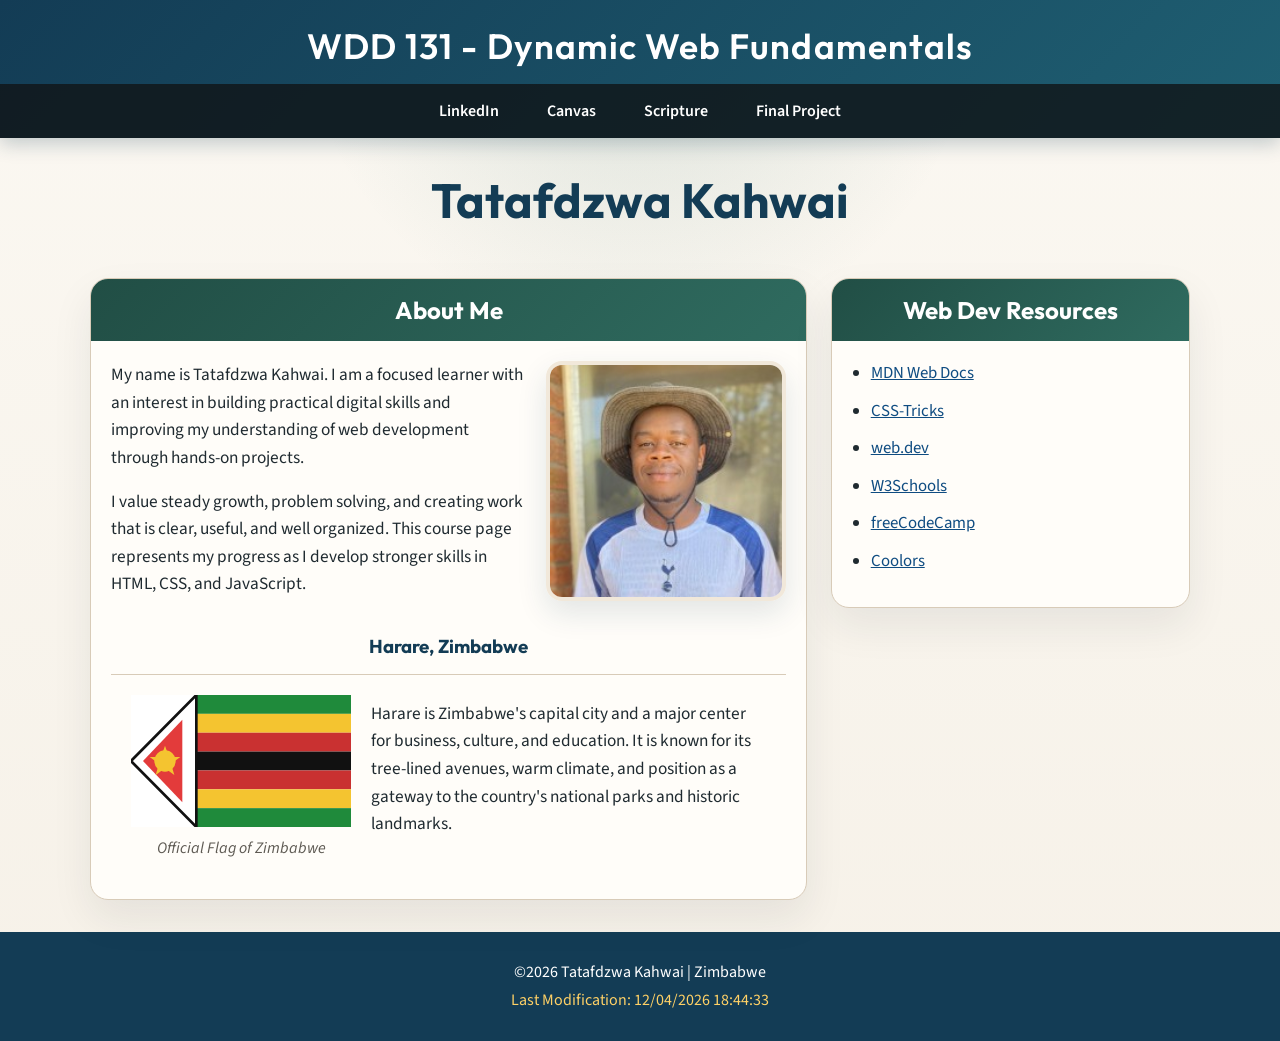
<file: index.html>
<!doctype html>
<html lang="en-US">
<head>
  <meta charset="UTF-8">
  <meta name="viewport" content="width=device-width, initial-scale=1.0">
  <title>WDD 131 &ndash; Dynamic Web Fundamentals &ndash; Tatafdzwa Kahwai</title>
  <meta
    name="description"
    content="WDD 131 - Dynamic Web Fundamentals page for Tatafdzwa Kahwai with personal details, Zimbabwe highlights, and web development resources."
  >
  <meta name="author" content="Tatafdzwa Kahwai">
  <link rel="preconnect" href="https://fonts.googleapis.com">
  <link rel="preconnect" href="https://fonts.gstatic.com" crossorigin>
  <link
    href="https://fonts.googleapis.com/css2?family=Outfit:wght@400;600;700&family=Source+Sans+3:wght@400;600&display=swap"
    rel="stylesheet"
  >
  <link rel="stylesheet" href="styles/base.css">
  <script src="scripts/getdates.js" defer></script>
</head>
<body>
  <header>
    <span id="course-title">WDD 131 - Dynamic Web Fundamentals</span>
    <nav>
      <a href="https://www.linkedin.com/" target="_blank" rel="noreferrer">LinkedIn</a>
      <a href="https://byupw.instructure.com/" target="_blank" rel="noreferrer">Canvas</a>
      <a
        href="https://www.churchofjesuschrist.org/study/scriptures/bofm/ether/12?lang=eng&id=p27#p27"
        target="_blank"
        rel="noreferrer"
      >
        Scripture
      </a>
      <a href="final-project/" aria-label="Final project placeholder link">Final Project</a>
    </nav>
  </header>

  <main>
    <h1>Tatafdzwa Kahwai</h1>

    <section class="card">
      <h2>About Me</h2>
      <div class="about-content">
        <div class="intro">
          <p>
            My name is Tatafdzwa Kahwai. I am a focused learner with an interest in building
            practical digital skills and improving my understanding of web development through
            hands-on projects.
          </p>
          <p>
            I value steady growth, problem solving, and creating work that is clear, useful, and
            well organized. This course page represents my progress as I develop stronger skills
            in HTML, CSS, and JavaScript.
          </p>
        </div>
        <img
          src="images/tatafdzwa-kahwai-portrait.jpg"
          alt="Portrait of Tatafdzwa Kahwai"
          width="240"
          height="240"
        >
      </div>

      <div class="location">
        <h3>Harare, Zimbabwe</h3>
        <div class="location-content">
          <figure>
            <img
              src="images/zimbabwe-flag.svg"
              alt="Flag of Zimbabwe"
              width="220"
              height="132"
            >
            <figcaption>Official Flag of Zimbabwe</figcaption>
          </figure>
          <p>
            Harare is Zimbabwe&apos;s capital city and a major center for business, culture, and
            education. It is known for its tree-lined avenues, warm climate, and position as a
            gateway to the country&apos;s national parks and historic landmarks.
          </p>
        </div>
      </div>
    </section>

    <section class="card resources-card">
      <h2>Web Dev Resources</h2>
      <ul class="resource-list">
        <li><a href="https://developer.mozilla.org/" target="_blank" rel="noreferrer">MDN Web Docs</a></li>
        <li><a href="https://css-tricks.com/" target="_blank" rel="noreferrer">CSS-Tricks</a></li>
        <li><a href="https://web.dev/" target="_blank" rel="noreferrer">web.dev</a></li>
        <li><a href="https://www.w3schools.com/" target="_blank" rel="noreferrer">W3Schools</a></li>
        <li><a href="https://www.freecodecamp.org/" target="_blank" rel="noreferrer">freeCodeCamp</a></li>
        <li><a href="https://coolors.co/" target="_blank" rel="noreferrer">Coolors</a></li>
      </ul>
    </section>
  </main>

  <footer>
    <p>&copy;<span id="currentyear"></span> Tatafdzwa Kahwai | Zimbabwe</p>
    <p id="lastModified"></p>
  </footer>
</body>
</html>
</file>
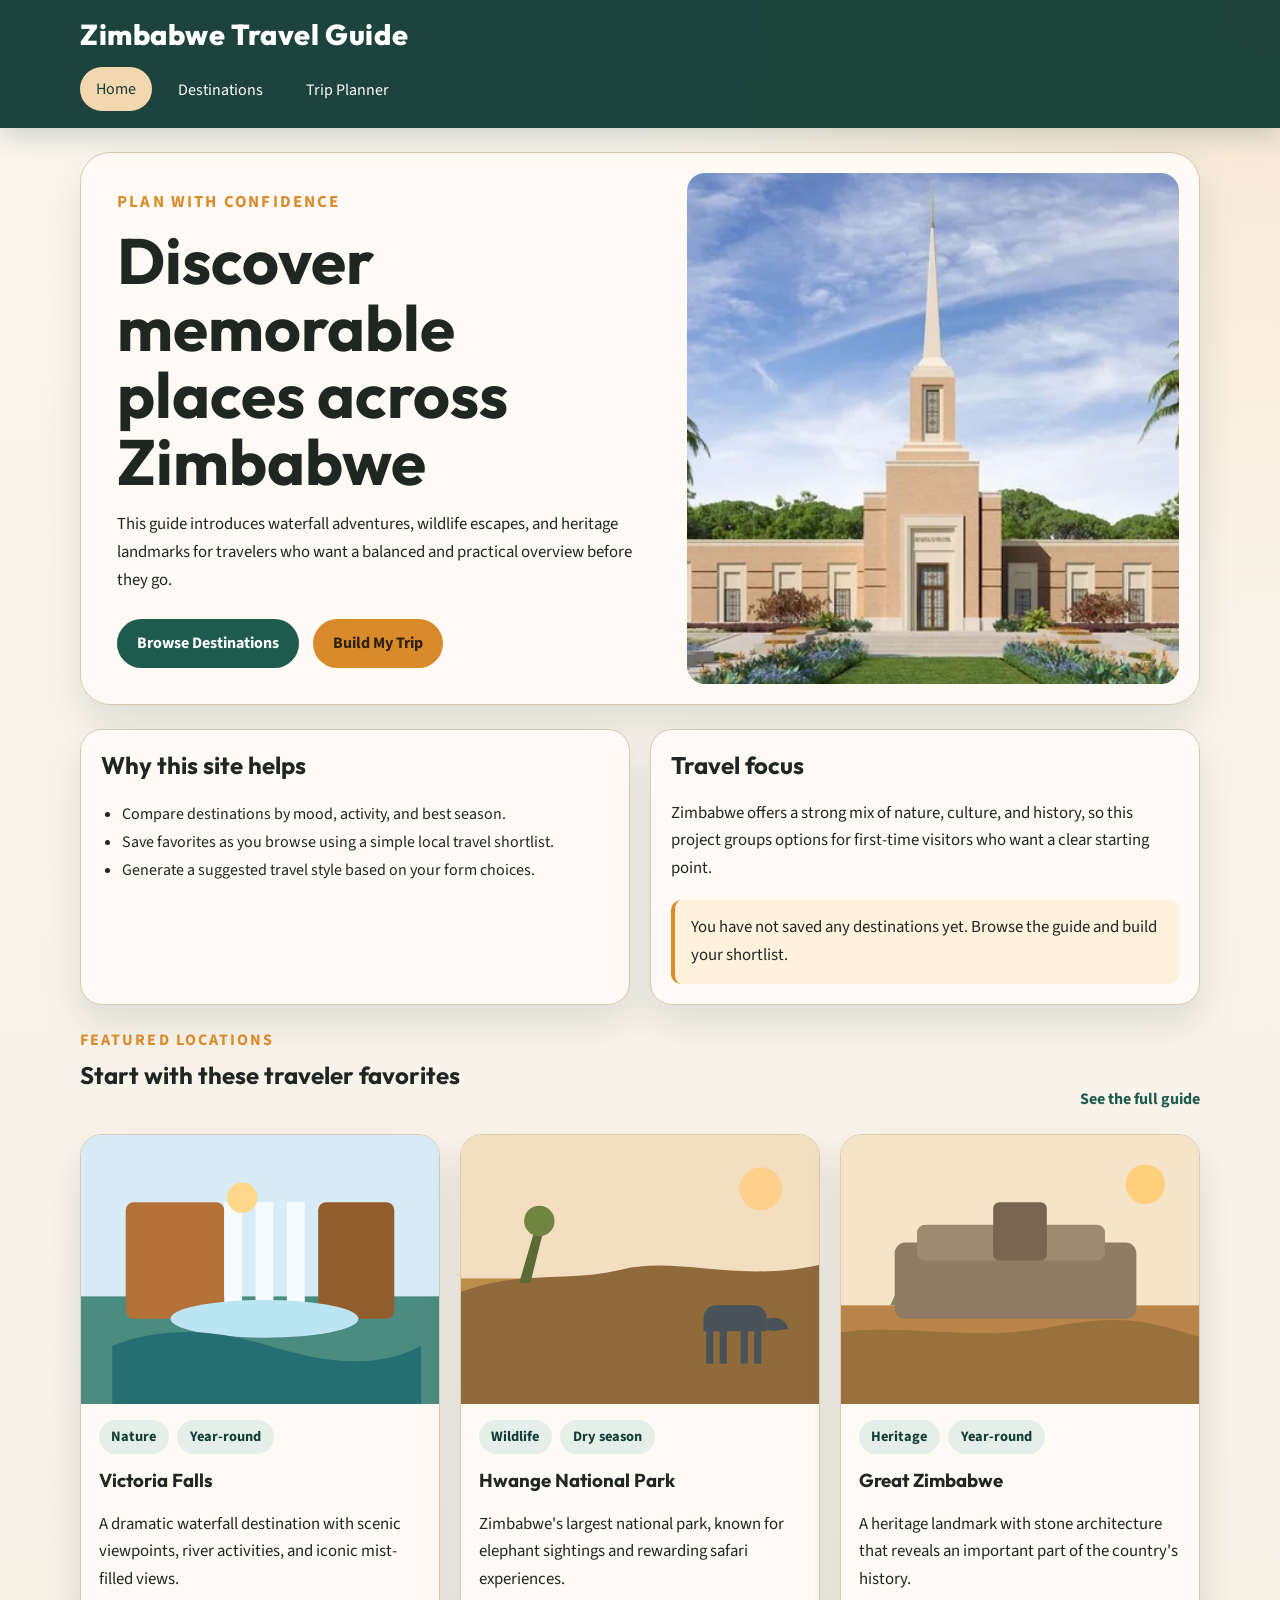
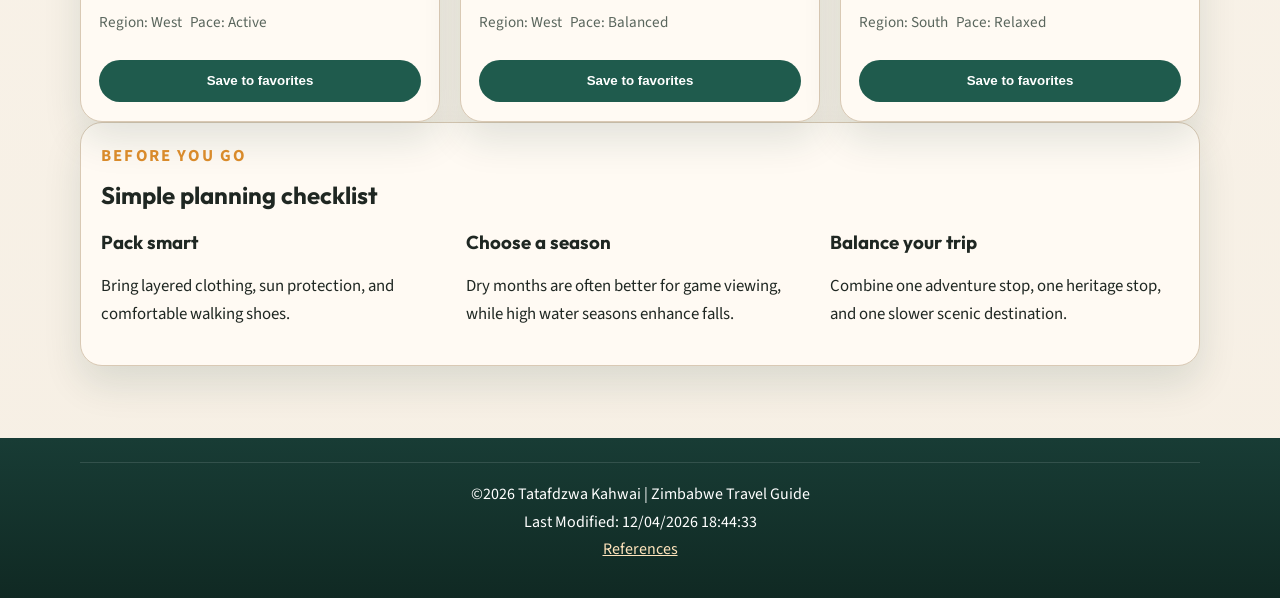
<file: final-project/index.html>
<!doctype html>
<html lang="en-US">
<head>
  <meta charset="UTF-8">
  <meta name="viewport" content="width=device-width, initial-scale=1.0">
  <title>Zimbabwe Travel Guide | Home</title>
  <meta
    name="description"
    content="Explore a responsive Zimbabwe Travel Guide with destination highlights, trip planning tips, and interactive travel tools."
  >
  <meta name="author" content="Tatafdzwa Kahwai">
  <link rel="preconnect" href="https://fonts.googleapis.com">
  <link rel="preconnect" href="https://fonts.gstatic.com" crossorigin>
  <link
    href="https://fonts.googleapis.com/css2?family=Outfit:wght@400;500;700;800&family=Source+Sans+3:wght@400;600;700&display=swap"
    rel="stylesheet"
  >
  <link rel="stylesheet" href="styles/site.css">
  <script src="scripts/site.js" defer></script>
</head>
<body data-page="home">
  <a class="skip-link" href="#main-content">Skip to content</a>
  <header class="site-header">
    <div class="brand-bar">
      <a class="brand" href="index.html">Zimbabwe Travel Guide</a>
      <button class="menu-button" type="button" aria-expanded="false" aria-controls="site-nav">
        Menu
      </button>
    </div>
    <nav id="site-nav" class="site-nav" aria-label="Primary">
      <a aria-current="page" href="index.html">Home</a>
      <a href="destinations.html">Destinations</a>
      <a href="planner.html">Trip Planner</a>
    </nav>
  </header>

  <main id="main-content">
    <section class="hero">
      <div class="hero-copy">
        <p class="eyebrow">Plan with confidence</p>
        <h1>Discover memorable places across Zimbabwe</h1>
        <p>
          This guide introduces waterfall adventures, wildlife escapes, and heritage landmarks for
          travelers who want a balanced and practical overview before they go.
        </p>
        <div class="hero-actions">
          <a class="button" href="destinations.html">Browse Destinations</a>
          <a class="button button-secondary" href="planner.html">Build My Trip</a>
        </div>
      </div>
      <picture class="hero-media">
        <source media="(min-width: 800px)" srcset="../images/zimbabwe-hero-large.webp">
        <img
          src="../images/zimbabwe-hero-small.webp"
          alt="Scenic landscape representing travel in Zimbabwe"
          width="960"
          height="640"
        >
      </picture>
    </section>

    <section class="intro-grid">
      <article class="panel stat-panel">
        <h2>Why this site helps</h2>
        <ul class="feature-list">
          <li>Compare destinations by mood, activity, and best season.</li>
          <li>Save favorites as you browse using a simple local travel shortlist.</li>
          <li>Generate a suggested travel style based on your form choices.</li>
        </ul>
      </article>
      <article class="panel tip-panel">
        <h2>Travel focus</h2>
        <p>
          Zimbabwe offers a strong mix of nature, culture, and history, so this project groups
          options for first-time visitors who want a clear starting point.
        </p>
        <p id="favorites-summary" class="callout" aria-live="polite"></p>
      </article>
    </section>

    <section class="section-heading">
      <div>
        <p class="eyebrow">Featured locations</p>
        <h2>Start with these traveler favorites</h2>
      </div>
      <a class="text-link" href="destinations.html">See the full guide</a>
    </section>
    <section id="featured-grid" class="card-grid" aria-label="Featured destinations"></section>

    <section class="panel checklist">
      <div>
        <p class="eyebrow">Before you go</p>
        <h2>Simple planning checklist</h2>
      </div>
      <div class="checklist-grid">
        <article>
          <h3>Pack smart</h3>
          <p>Bring layered clothing, sun protection, and comfortable walking shoes.</p>
        </article>
        <article>
          <h3>Choose a season</h3>
          <p>Dry months are often better for game viewing, while high water seasons enhance falls.</p>
        </article>
        <article>
          <h3>Balance your trip</h3>
          <p>Combine one adventure stop, one heritage stop, and one slower scenic destination.</p>
        </article>
      </div>
    </section>
  </main>

  <footer class="site-footer">
    <p>&copy;<span id="currentyear"></span> Tatafdzwa Kahwai | Zimbabwe Travel Guide</p>
    <p id="lastModified"></p>
    <p><a href="references.html">References</a></p>
  </footer>
</body>
</html>
</file>
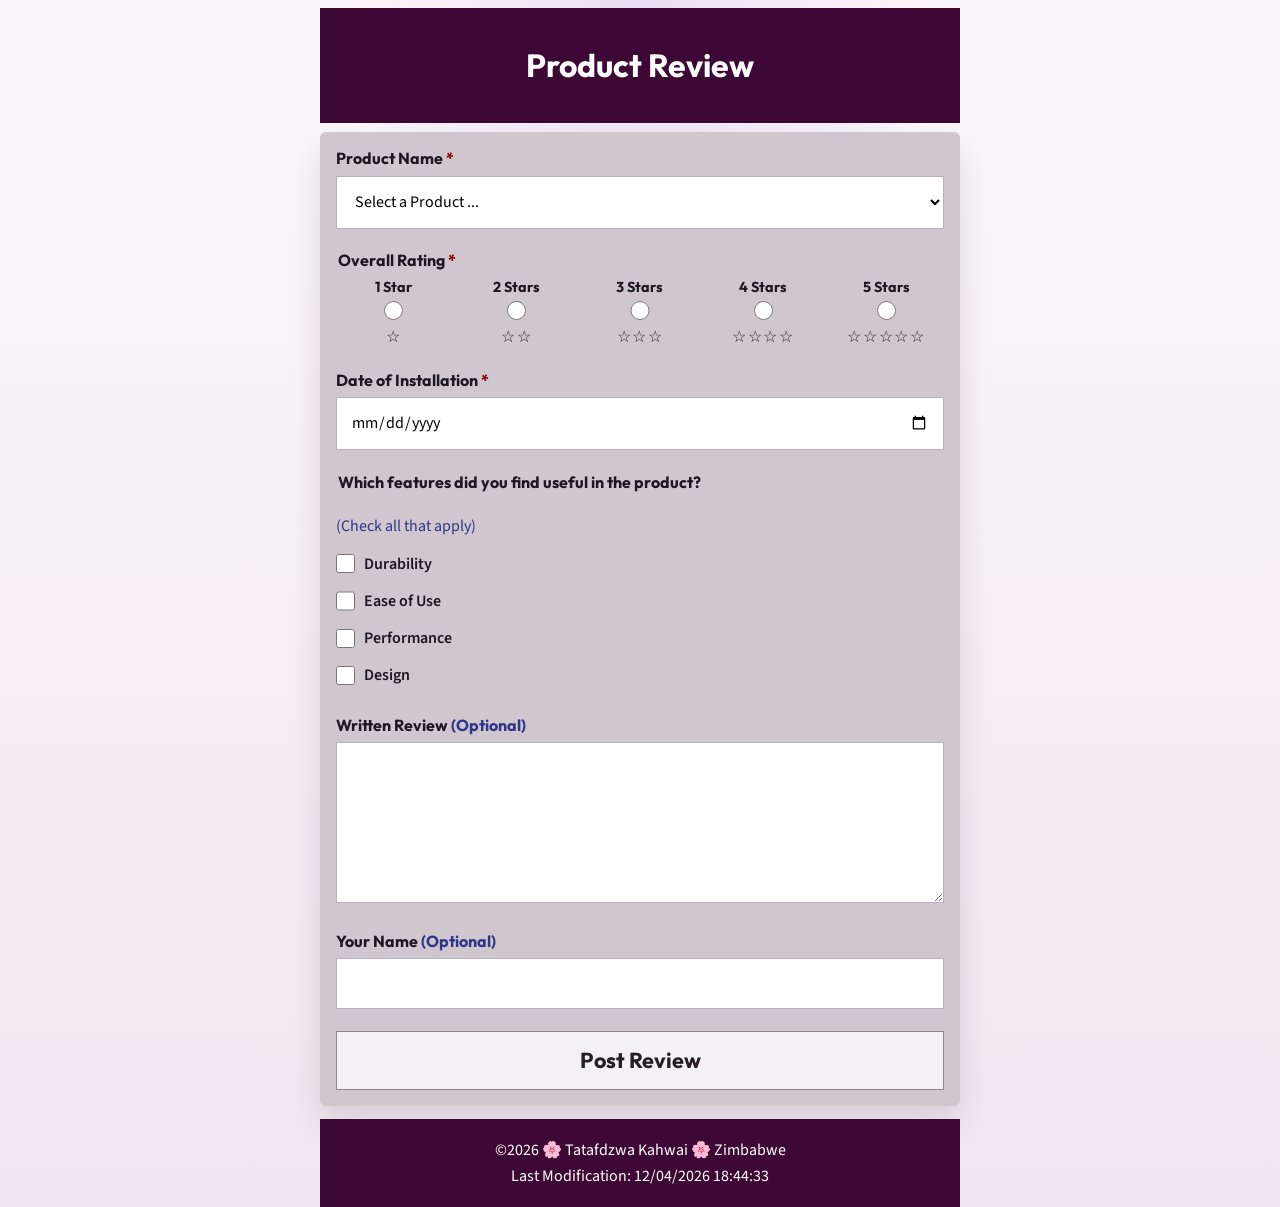
<file: form.html>
<!doctype html>
<html lang="en-US">
<head>
  <meta charset="UTF-8">
  <meta name="viewport" content="width=device-width, initial-scale=1.0">
  <title>Product Review | WDD 131</title>
  <meta
    name="description"
    content="Submit a product review using a responsive form with dynamic product options."
  >
  <meta name="author" content="Tatafdzwa Kahwai">
  <link rel="preconnect" href="https://fonts.googleapis.com">
  <link rel="preconnect" href="https://fonts.gstatic.com" crossorigin>
  <link
    href="https://fonts.googleapis.com/css2?family=Outfit:wght@500;700;800&family=Source+Sans+3:wght@400;600;700&display=swap"
    rel="stylesheet"
  >
  <link rel="stylesheet" href="styles/form.css">
  <script src="scripts/form.js" defer></script>
  <script src="scripts/getdates.js" defer></script>
</head>
<body class="review-page">
  <header class="review-header">
    <h1>Product Review</h1>
  </header>

  <main class="review-shell">
    <form class="review-form" method="get" action="review.html">
      <div class="field-group">
        <label for="productName">Product Name <span class="required">*</span></label>
        <select id="productName" name="productName" required>
          <option value="" disabled selected>Select a Product ...</option>
        </select>
      </div>

 <fieldset class="field-group rating-group">
  <legend>Overall Rating <span class="required">*</span></legend>
  <div class="rating-options">
    <div class="rating-choice">
      <label for="rating1">1 Star</label>
      <input id="rating1" type="radio" name="overallRating" value="1" required>
      <span class="stars" aria-hidden="true">&star;</span>
    </div>
    <div class="rating-choice">
      <label for="rating2">2 Stars</label>
      <input id="rating2" type="radio" name="overallRating" value="2" required>
      <span class="stars" aria-hidden="true">&star;&star;</span>
    </div>
    <div class="rating-choice">
      <label for="rating3">3 Stars</label>
      <input id="rating3" type="radio" name="overallRating" value="3" required>
      <span class="stars" aria-hidden="true">&star;&star;&star;</span>
    </div>
    <div class="rating-choice">
      <label for="rating4">4 Stars</label>
      <input id="rating4" type="radio" name="overallRating" value="4" required>
      <span class="stars" aria-hidden="true">&star;&star;&star;&star;</span>
    </div>
    <div class="rating-choice">
      <label for="rating5">5 Stars</label>
      <input id="rating5" type="radio" name="overallRating" value="5" required>
      <span class="stars" aria-hidden="true">&star;&star;&star;&star;&star;</span>
    </div>
  </div>
</fieldset>
      <div class="field-group">
        <label for="installDate">Date of Installation <span class="required">*</span></label>
        <input id="installDate" name="installDate" type="date" required>
      </div>

      <fieldset class="field-group">
        <legend>Which features did you find useful in the product?</legend>
        <p class="helper">(Check all that apply)</p>
        <div class="checkbox-list">
          <label for="durability">
            <input id="durability" name="usefulFeatures" type="checkbox" value="Durability">
            Durability
          </label>
          <label for="easeOfUse">
            <input id="easeOfUse" name="usefulFeatures" type="checkbox" value="Ease of Use">
            Ease of Use
          </label>
          <label for="performance">
            <input id="performance" name="usefulFeatures" type="checkbox" value="Performance">
            Performance
          </label>
          <label for="design">
            <input id="design" name="usefulFeatures" type="checkbox" value="Design">
            Design
          </label>
        </div>
      </fieldset>

      <div class="field-group">
        <label for="writtenReview">Written Review <span>(Optional)</span></label>
        <textarea id="writtenReview" name="writtenReview" rows="6"></textarea>
      </div>

      <div class="field-group">
        <label for="userName">Your Name <span>(Optional)</span></label>
        <input id="userName" name="userName" type="text">
      </div>

      <input class="submit-button" type="submit" value="Post Review">
    </form>
  </main>

  <footer class="review-footer">
    <p>&copy;<span id="currentyear"></span> 🌸 Tatafdzwa Kahwai 🌸 Zimbabwe</p>
    <p id="lastModified"></p>
  </footer>
</body>
</html>
</file>
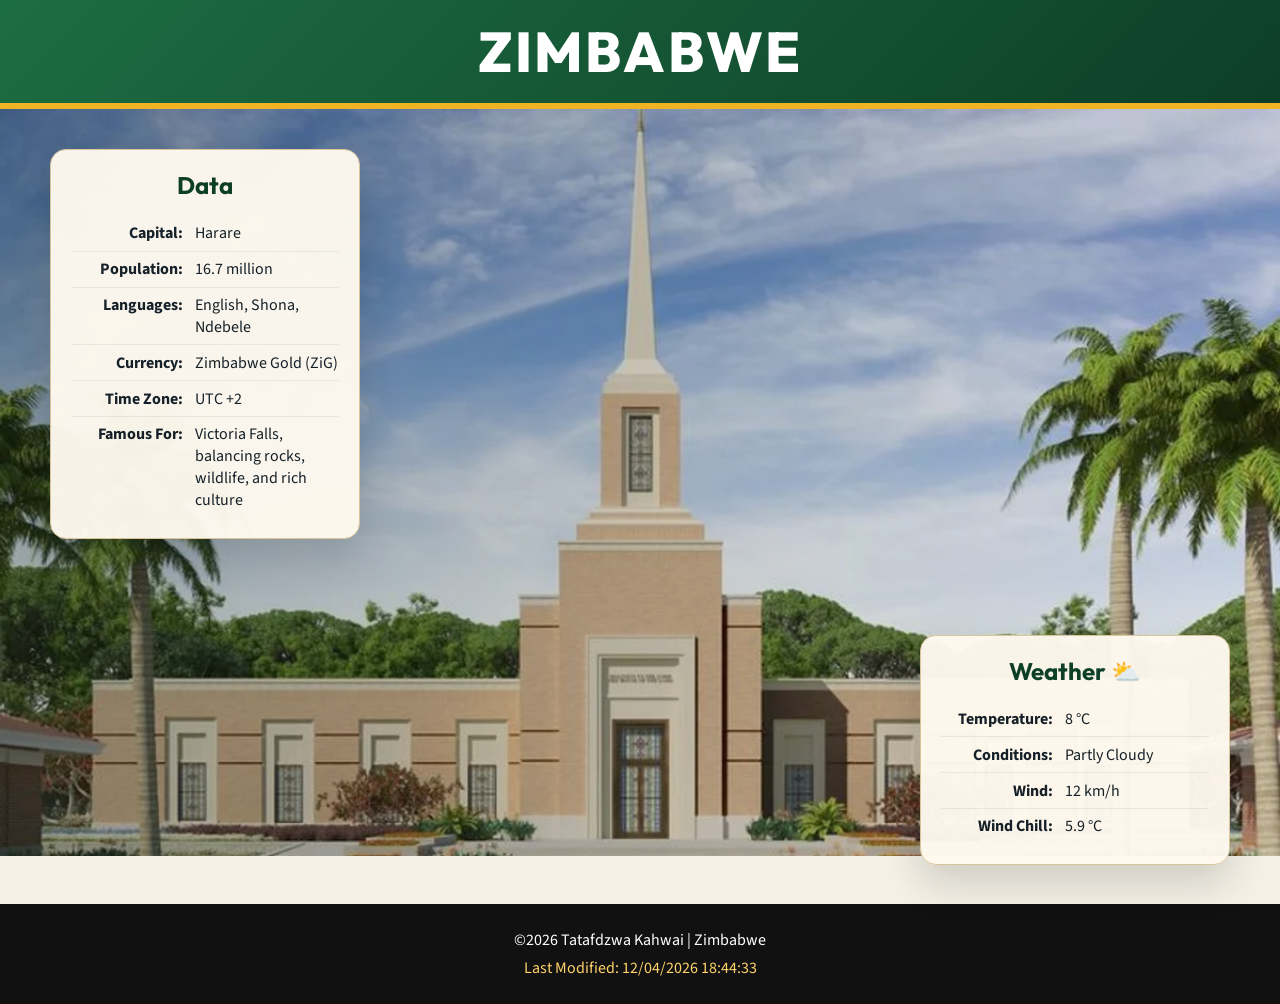
<file: place.html>
<!doctype html>
<html lang="en-US">
<head>
  <meta charset="UTF-8">
  <meta name="viewport" content="width=device-width, initial-scale=1.0">
  <title>Discover Zimbabwe | WDD 131</title>
  <meta
    name="description"
    content="A responsive country page featuring Zimbabwe with a hero image, key facts, and a weather summary."
  >
  <meta name="author" content="Tatafdzwa Kahwai">
  <link rel="preconnect" href="https://fonts.googleapis.com">
  <link rel="preconnect" href="https://fonts.gstatic.com" crossorigin>
  <link
    href="https://fonts.googleapis.com/css2?family=Outfit:wght@500;600;700;800&family=Source+Sans+3:wght@400;600;700&display=swap"
    rel="stylesheet"
  >
  <link rel="stylesheet" href="styles/place.css">
  <link rel="stylesheet" href="styles/place-large.css">
  <script src="scripts/place.js" defer></script>
</head>
<body>
  <header class="page-header">
    <h1>Zimbabwe</h1>
  </header>

  <main>
    <section class="hero" aria-label="Scenic view of Zimbabwe">
      <picture>
        <source
          srcset="images/zimbabwe-hero-small.webp 600w, images/zimbabwe-hero-large.webp 1200w"
          sizes="100vw"
          type="image/webp"
        >
        <img
          src="images/harare_temple.jpeg"
          srcset="images/harare_temple.jpeg 800w"
          sizes="100vw"
          alt="A bright daytime view representing Harare, Zimbabwe"
          width="800"
          height="633"
        >
      </picture>
    </section>

    <div class="content-grid">
      <section class="info-card data-card">
        <h2>Data</h2>
        <dl>
          <div>
            <dt>Capital:</dt>
            <dd>Harare</dd>
          </div>
          <div>
            <dt>Population:</dt>
            <dd>16.7 million</dd>
          </div>
          <div>
            <dt>Languages:</dt>
            <dd>English, Shona, Ndebele</dd>
          </div>
          <div>
            <dt>Currency:</dt>
            <dd>Zimbabwe Gold (ZiG)</dd>
          </div>
          <div>
            <dt>Time Zone:</dt>
            <dd>UTC +2</dd>
          </div>
          <div>
            <dt>Famous For:</dt>
            <dd>Victoria Falls, balancing rocks, wildlife, and rich culture</dd>
          </div>
        </dl>
      </section>

      <section class="info-card weather-card">
        <h2>Weather</h2>
        <img
          class="weather-icon"
          src="images/weather-partly-cloudy.svg"
          alt="Partly cloudy weather icon"
          width="72"
          height="72"
        >
        <dl>
          <div>
            <dt>Temperature:</dt>
            <dd><span id="temperature">8</span> &deg;C</dd>
          </div>
          <div>
            <dt>Conditions:</dt>
            <dd>Partly Cloudy</dd>
          </div>
          <div>
            <dt>Wind:</dt>
            <dd><span id="wind-speed">12</span> km/h</dd>
          </div>
          <div>
            <dt>Wind Chill:</dt>
            <dd><span id="wind-chill">Loading...</span></dd>
          </div>
        </dl>
      </section>
    </div>
  </main>

  <footer>
    <p>&copy;<span id="currentyear"></span> Tatafdzwa Kahwai | Zimbabwe</p>
    <p id="lastModified"></p>
  </footer>
</body>
</html>
</file>
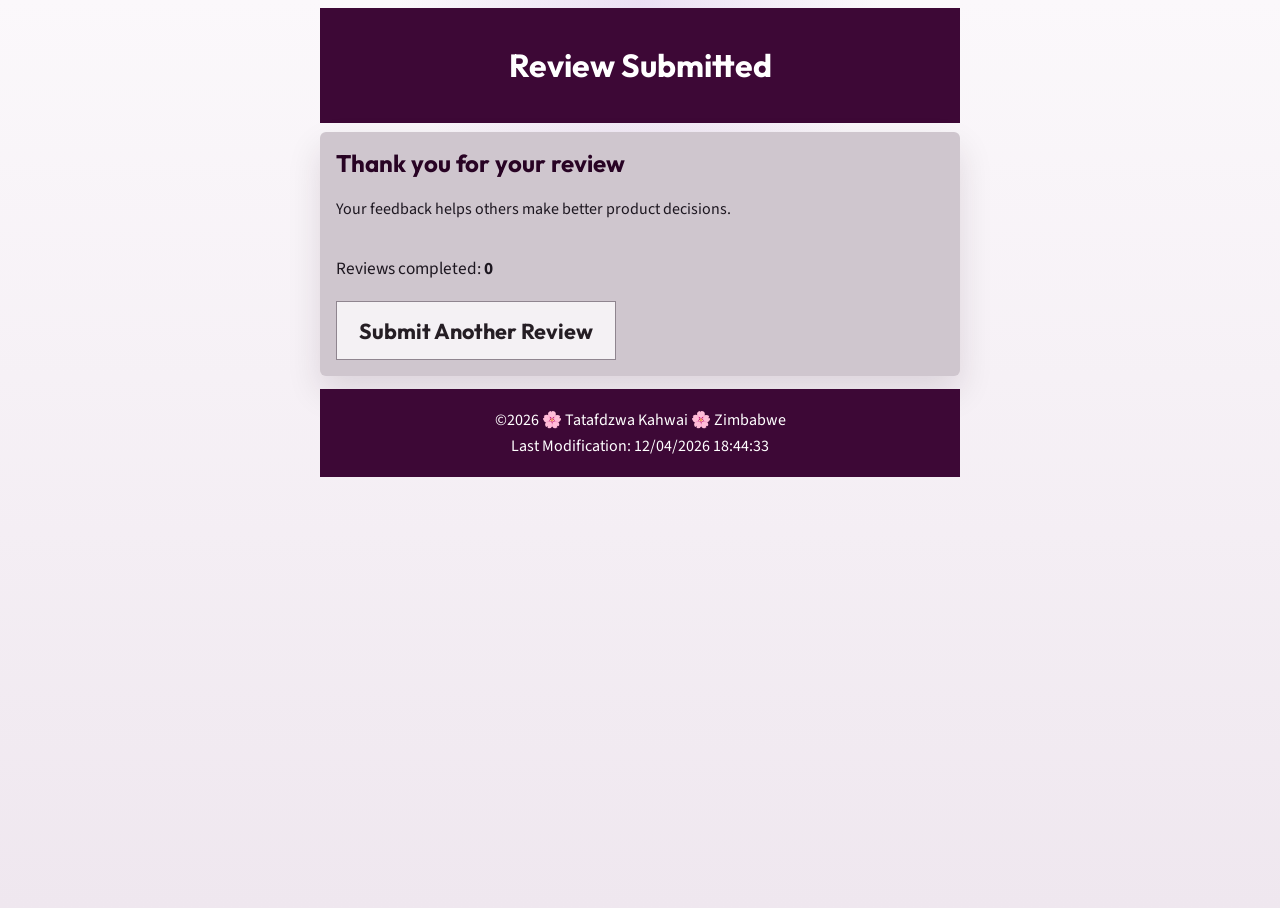
<file: review.html>
<!doctype html>
<html lang="en-US">
<head>
  <meta charset="UTF-8">
  <meta name="viewport" content="width=device-width, initial-scale=1.0">
  <title>Review Submitted | WDD 131</title>
  <meta
    name="description"
    content="Confirmation page for the product review form showing the submission count."
  >
  <meta name="author" content="Tatafdzwa Kahwai">
  <link rel="preconnect" href="https://fonts.googleapis.com">
  <link rel="preconnect" href="https://fonts.gstatic.com" crossorigin>
  <link
    href="https://fonts.googleapis.com/css2?family=Outfit:wght@500;700;800&family=Source+Sans+3:wght@400;600;700&display=swap"
    rel="stylesheet"
  >
  <link rel="stylesheet" href="styles/form.css">
  <script src="scripts/review.js" defer></script>
  <script src="scripts/getdates.js" defer></script>
</head>
<body class="review-page">
  <header class="review-header">
    <h1>Review Submitted</h1>
  </header>

  <main class="review-shell">
    <section class="review-form confirmation-card">
      <h2>Thank you for your review</h2>
      <p id="confirmation-message">
        Your feedback helps others make better product decisions.
      </p>
      <dl class="confirmation-list" id="submission-details"></dl>
      <p class="review-count">Reviews completed: <strong id="reviewCount">0</strong></p>
      <a class="submit-button return-link" href="form.html">Submit Another Review</a>
    </section>
  </main>

  <footer class="review-footer">
    <p>&copy;<span id="currentyear"></span> 🌸 Tatafdzwa Kahwai 🌸 Zimbabwe</p>
    <p id="lastModified"></p>
  </footer>
</body>
</html>
</file>
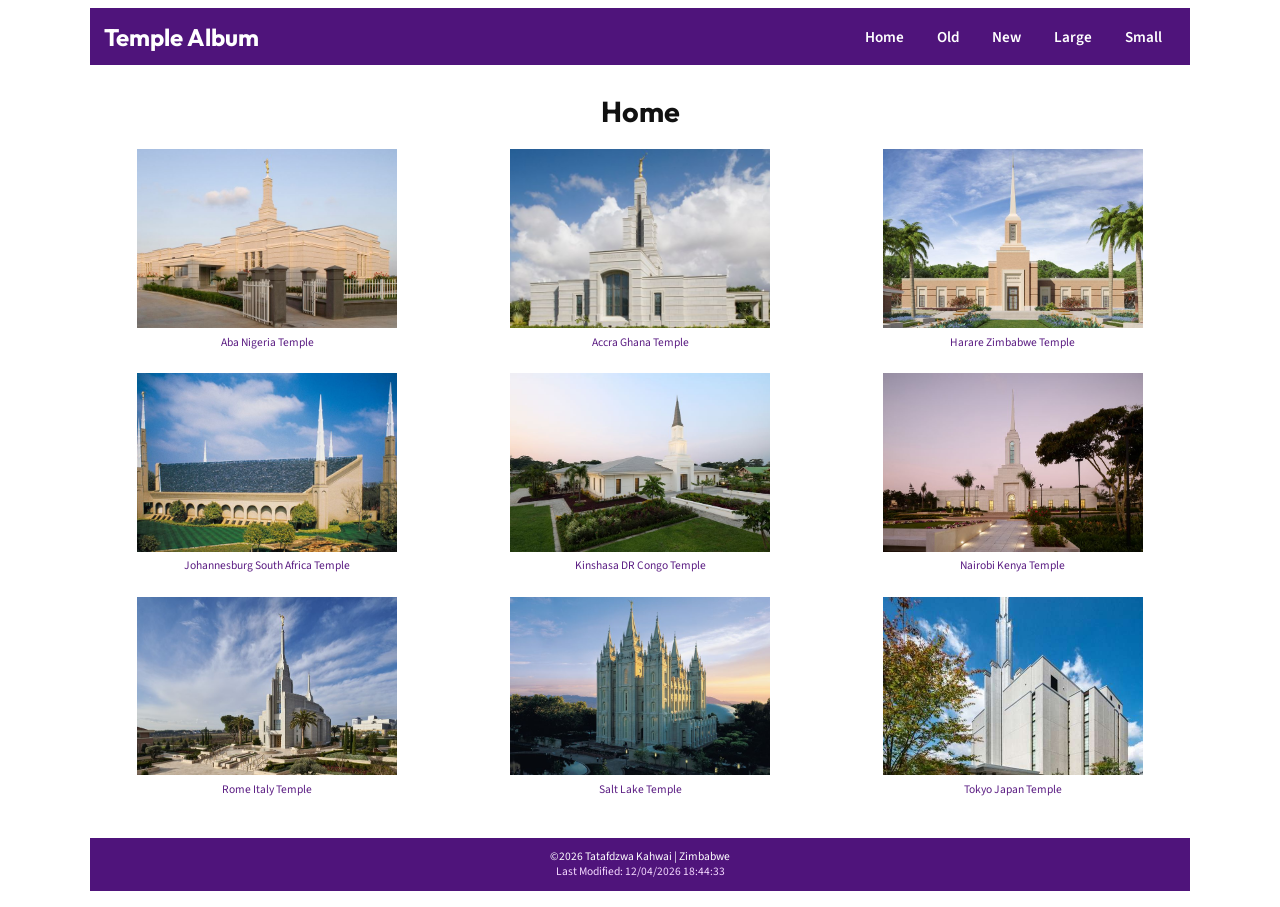
<file: temples.html>
<!doctype html>
<html lang="en-US">
<head>
  <meta charset="UTF-8">
  <meta name="viewport" content="width=device-width, initial-scale=1.0">
  <title>Temple Album | WDD 131</title>
  <meta name="description" content="A responsive temple album using CSS Grid, Flexbox, and a mobile hamburger navigation menu.">
  <meta name="author" content="Tatafdzwa Kahwai">

  <link rel="preconnect" href="https://fonts.googleapis.com">
  <link rel="preconnect" href="https://fonts.gstatic.com" crossorigin>
  <link
    href="https://fonts.googleapis.com/css2?family=Outfit:wght@400;600;700&family=Source+Sans+3:wght@400;600&display=swap"
    rel="stylesheet"
  >

  <link rel="stylesheet" href="styles/base.css">
  <link rel="stylesheet" href="styles/temples.css">
  <link rel="stylesheet" href="styles/temples-large.css">

  <script src="scripts/temples.js" defer></script>
</head>
<body class="temple-page">
  <header class="page-header">
    <div class="header-top">
      <span class="site-title">Temple Album</span>
      <button
        id="nav-toggle"
        class="nav-toggle"
        type="button"
        aria-expanded="false"
        aria-controls="primary-nav"
        aria-label="Open navigation menu"
      >
        <span class="icon" aria-hidden="true">&#9776;</span>
      </button>
    </div>

    <nav id="primary-nav" class="primary-nav" aria-label="Primary">
      <a href="#" class="nav-link">Home</a>
      <a href="#" class="nav-link">Old</a>
      <a href="#" class="nav-link">New</a>
      <a href="#" class="nav-link">Large</a>
      <a href="#" class="nav-link">Small</a>
    </nav>
  </header>

  <main>
    <h1>Home</h1>

    <section class="gallery">
      <figure>
        <img src="images/aba_nigeria_temple_lds.jpeg" alt="Aba Nigeria Temple" width="320" height="220">
        <figcaption>Aba Nigeria Temple</figcaption>
      </figure>
      <figure>
        <img src="images/accra_ghana_temple_lds.jpeg" alt="Accra Ghana Temple" width="320" height="220">
        <figcaption>Accra Ghana Temple</figcaption>
      </figure>
      <figure>
        <img src="images/harare_temple.jpeg" alt="Harare Zimbabwe Temple" width="320" height="220">
        <figcaption>Harare Zimbabwe Temple</figcaption>
      </figure>
      <figure>
        <img src="images/johannesburg_temple.jpeg" alt="Johannesburg South Africa Temple" width="320" height="220">
        <figcaption>Johannesburg South Africa Temple</figcaption>
      </figure>
      <figure>
        <img src="images/kinshasa_temple.jpeg" alt="Kinshasa Democratic Republic of the Congo Temple" width="320" height="220">
        <figcaption>Kinshasa DR Congo Temple</figcaption>
      </figure>
      <figure>
        <img src="images/nairobi_temple.jpeg" alt="Nairobi Kenya Temple" width="320" height="220">
        <figcaption>Nairobi Kenya Temple</figcaption>
      </figure>
      <figure>
        <img src="images/rome_italy_temple.jpeg" alt="Rome Italy Temple" width="320" height="220">
        <figcaption>Rome Italy Temple</figcaption>
      </figure>
      <figure>
        <img src="images/salt_lake_temple_lds.jpeg" alt="Salt Lake Temple" width="320" height="220">
        <figcaption>Salt Lake Temple</figcaption>
      </figure>
      <figure>
        <img src="images/tokyo_japan_temple.jpeg" alt="Tokyo Japan Temple" width="320" height="220">
        <figcaption>Tokyo Japan Temple</figcaption>
      </figure>
    </section>
  </main>

  <footer>
    <p>&copy;<span id="currentyear"></span> Tatafdzwa Kahwai | Zimbabwe</p>
    <p id="lastModified"></p>
  </footer>
</body>
</html>
</file>
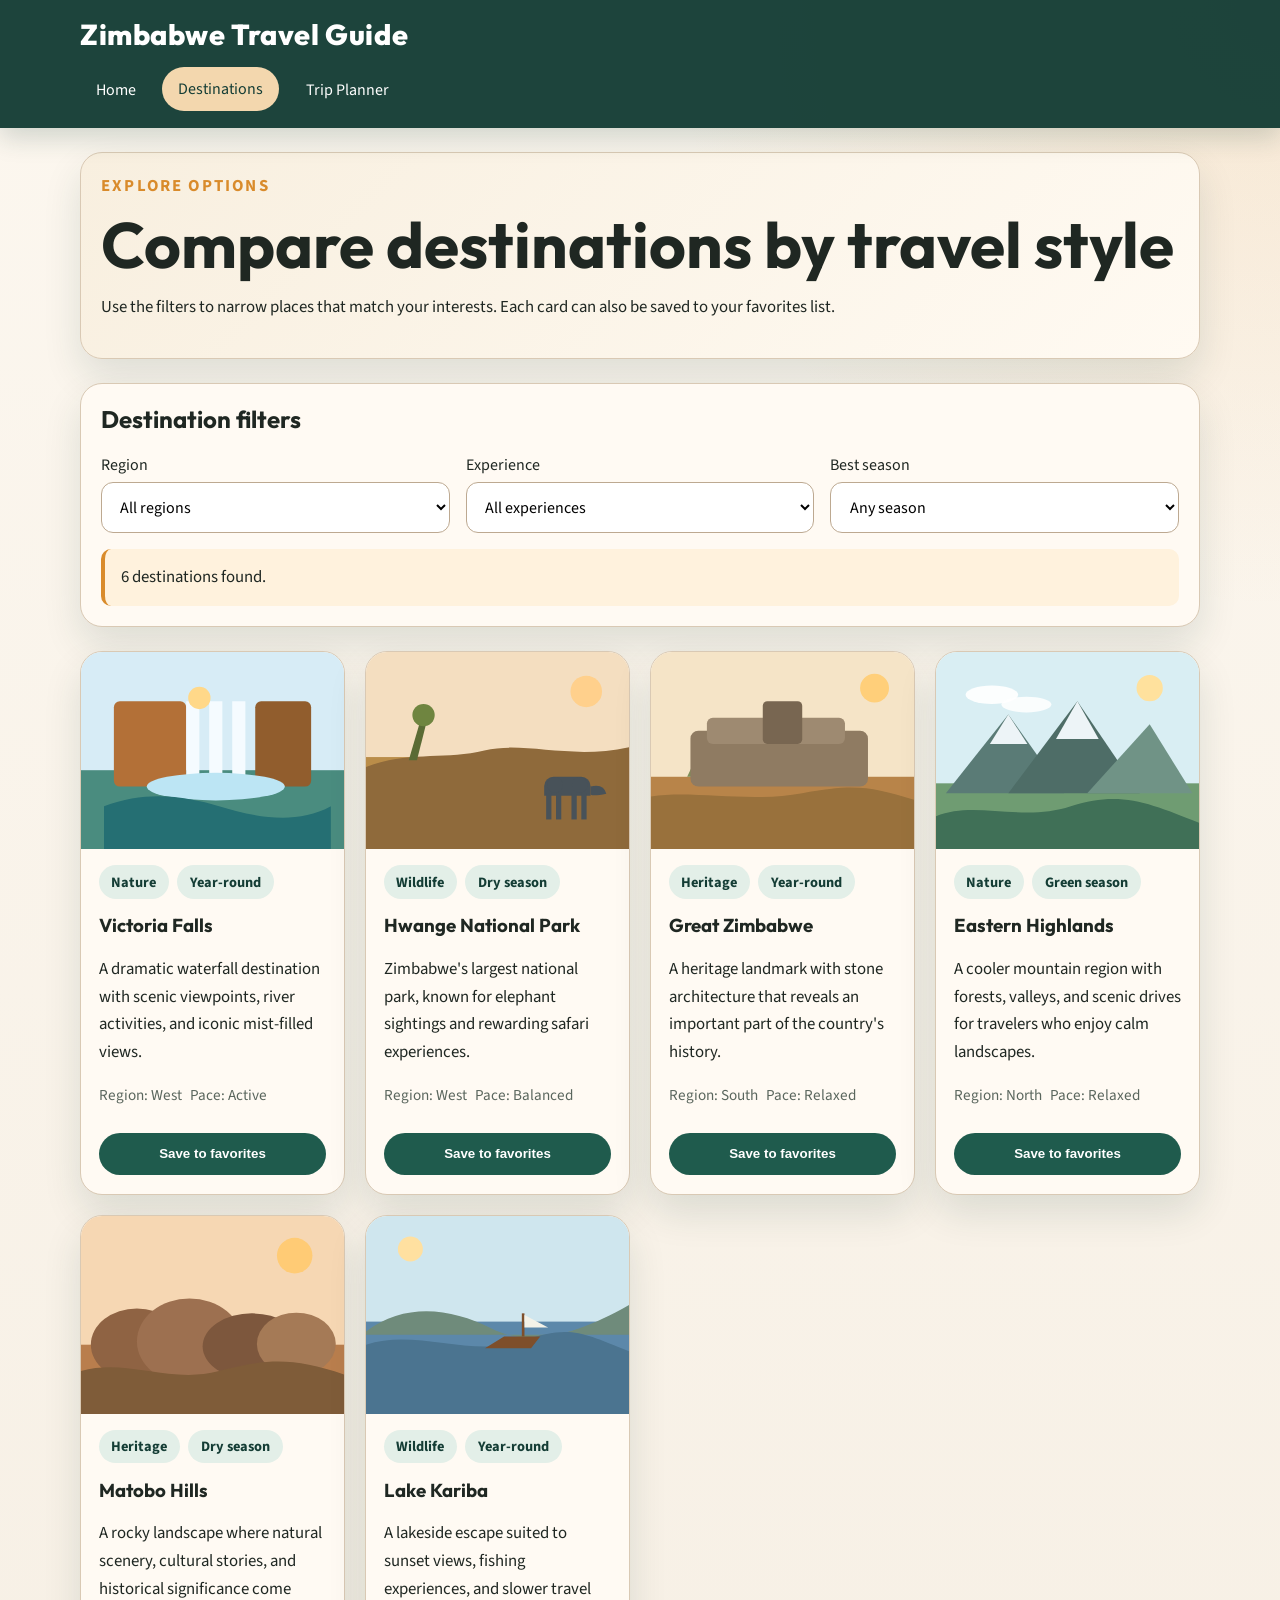
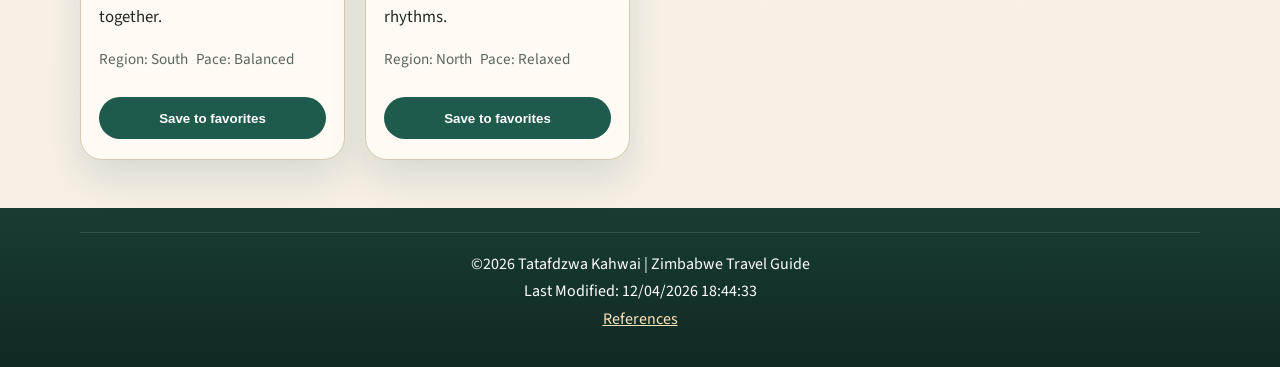
<file: final-project/destinations.html>
<!doctype html>
<html lang="en-US">
<head>
  <meta charset="UTF-8">
  <meta name="viewport" content="width=device-width, initial-scale=1.0">
  <title>Zimbabwe Travel Guide | Destinations</title>
  <meta
    name="description"
    content="Filter destination ideas in Zimbabwe by travel mood, best season, and experience type."
  >
  <meta name="author" content="Tatafdzwa Kahwai">
  <link rel="preconnect" href="https://fonts.googleapis.com">
  <link rel="preconnect" href="https://fonts.gstatic.com" crossorigin>
  <link
    href="https://fonts.googleapis.com/css2?family=Outfit:wght@400;500;700;800&family=Source+Sans+3:wght@400;600;700&display=swap"
    rel="stylesheet"
  >
  <link rel="stylesheet" href="styles/site.css">
  <script src="scripts/site.js" defer></script>
</head>
<body data-page="destinations">
  <a class="skip-link" href="#main-content">Skip to content</a>
  <header class="site-header">
    <div class="brand-bar">
      <a class="brand" href="index.html">Zimbabwe Travel Guide</a>
      <button class="menu-button" type="button" aria-expanded="false" aria-controls="site-nav">
        Menu
      </button>
    </div>
    <nav id="site-nav" class="site-nav" aria-label="Primary">
      <a href="index.html">Home</a>
      <a aria-current="page" href="destinations.html">Destinations</a>
      <a href="planner.html">Trip Planner</a>
    </nav>
  </header>

  <main id="main-content">
    <section class="page-banner">
      <p class="eyebrow">Explore options</p>
      <h1>Compare destinations by travel style</h1>
      <p>
        Use the filters to narrow places that match your interests. Each card can also be saved to
        your favorites list.
      </p>
    </section>

    <section class="panel filter-panel">
      <h2>Destination filters</h2>
      <form class="filter-form" aria-label="Destination filters">
        <label>
          Region
          <select id="region-filter" name="region">
            <option value="all">All regions</option>
            <option value="north">North</option>
            <option value="south">South</option>
            <option value="west">West</option>
          </select>
        </label>
        <label>
          Experience
          <select id="type-filter" name="type">
            <option value="all">All experiences</option>
            <option value="nature">Nature</option>
            <option value="wildlife">Wildlife</option>
            <option value="heritage">Heritage</option>
          </select>
        </label>
        <label>
          Best season
          <select id="season-filter" name="season">
            <option value="all">Any season</option>
            <option value="dry">Dry season</option>
            <option value="green">Green season</option>
            <option value="year-round">Year-round</option>
          </select>
        </label>
      </form>
      <p id="results-summary" class="callout" aria-live="polite"></p>
    </section>

    <section id="destinations-grid" class="card-grid" aria-label="Destination list"></section>
  </main>

  <footer class="site-footer">
    <p>&copy;<span id="currentyear"></span> Tatafdzwa Kahwai | Zimbabwe Travel Guide</p>
    <p id="lastModified"></p>
    <p><a href="references.html">References</a></p>
  </footer>
</body>
</html>
</file>
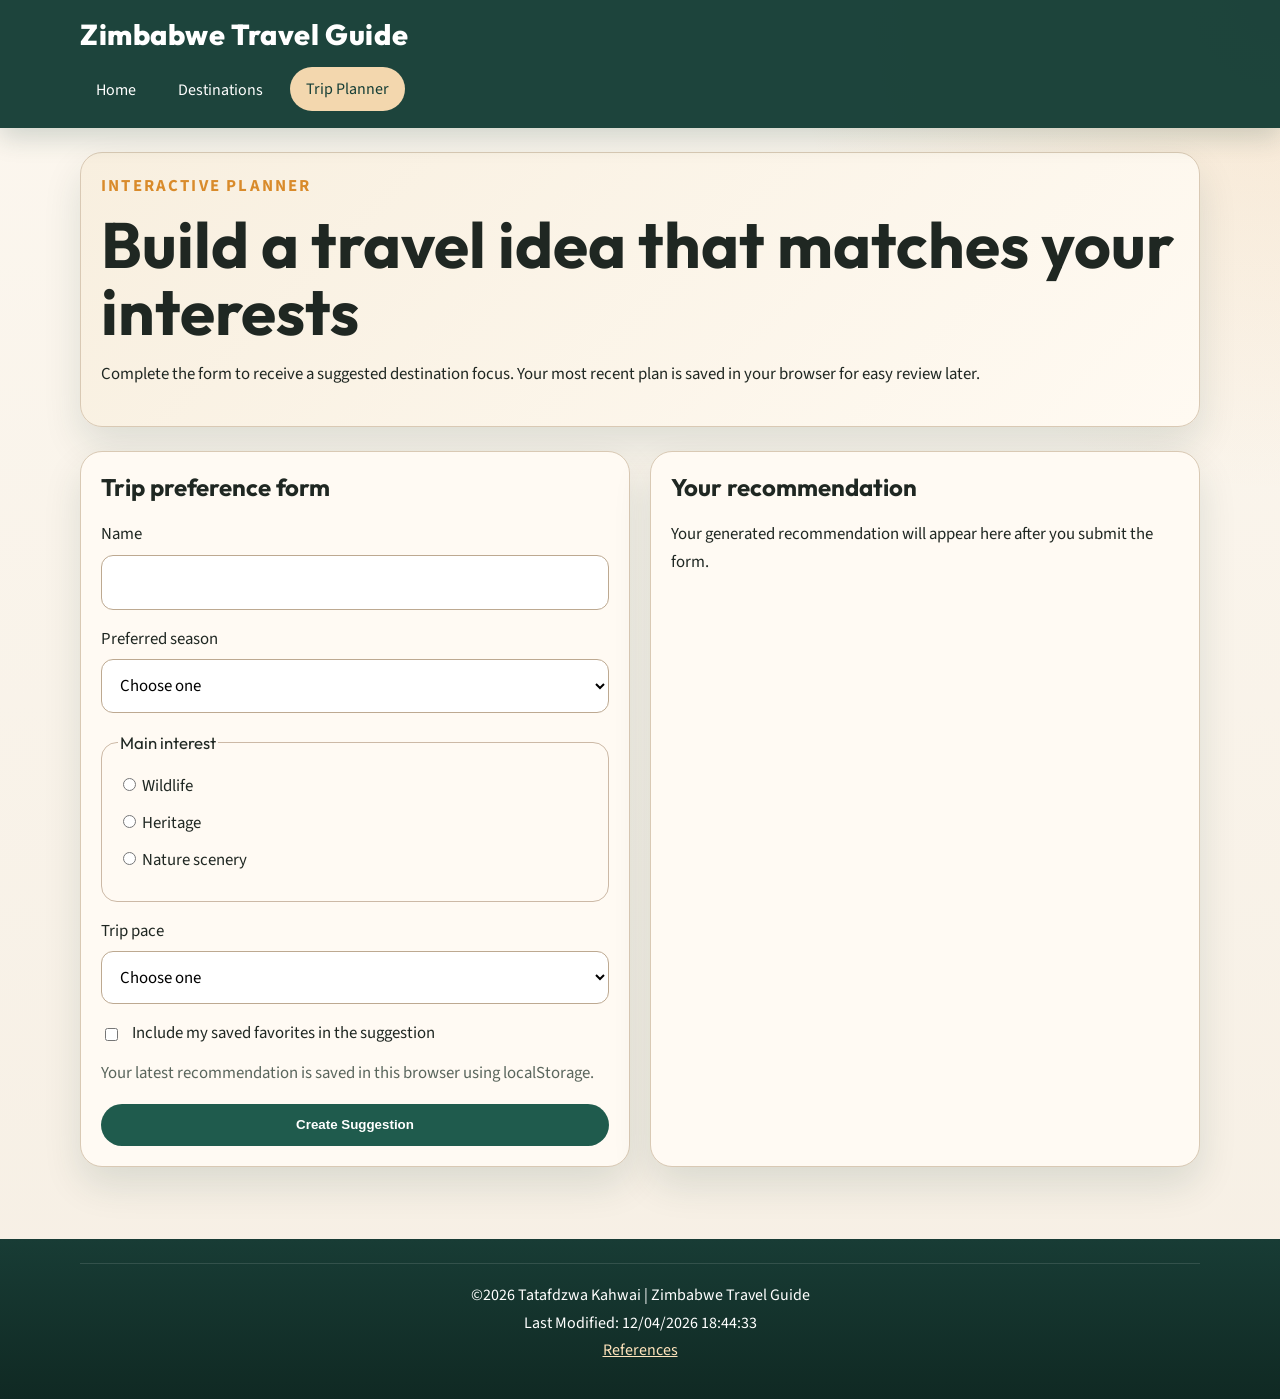
<file: final-project/planner.html>
<!doctype html>
<html lang="en-US">
<head>
  <meta charset="UTF-8">
  <meta name="viewport" content="width=device-width, initial-scale=1.0">
  <title>Zimbabwe Travel Guide | Trip Planner</title>
  <meta
    name="description"
    content="Plan a Zimbabwe trip with a responsive travel form and a saved recommendation powered by JavaScript and localStorage."
  >
  <meta name="author" content="Tatafdzwa Kahwai">
  <link rel="preconnect" href="https://fonts.googleapis.com">
  <link rel="preconnect" href="https://fonts.gstatic.com" crossorigin>
  <link
    href="https://fonts.googleapis.com/css2?family=Outfit:wght@400;500;700;800&family=Source+Sans+3:wght@400;600;700&display=swap"
    rel="stylesheet"
  >
  <link rel="stylesheet" href="styles/site.css">
  <script src="scripts/site.js" defer></script>
  <script src="scripts/planner.js" defer></script>
</head>
<body data-page="planner">
  <a class="skip-link" href="#main-content">Skip to content</a>
  <header class="site-header">
    <div class="brand-bar">
      <a class="brand" href="index.html">Zimbabwe Travel Guide</a>
      <button class="menu-button" type="button" aria-expanded="false" aria-controls="site-nav">
        Menu
      </button>
    </div>
    <nav id="site-nav" class="site-nav" aria-label="Primary">
      <a href="index.html">Home</a>
      <a href="destinations.html">Destinations</a>
      <a aria-current="page" href="planner.html">Trip Planner</a>
    </nav>
  </header>

  <main id="main-content">
    <section class="page-banner">
      <p class="eyebrow">Interactive planner</p>
      <h1>Build a travel idea that matches your interests</h1>
      <p>
        Complete the form to receive a suggested destination focus. Your most recent plan is saved
        in your browser for easy review later.
      </p>
    </section>

    <section class="planner-layout">
      <section class="panel">
        <h2>Trip preference form</h2>
        <form id="trip-form" class="trip-form" method="get">
          <label>
            Name
            <input id="traveler-name" name="traveler-name" type="text" autocomplete="name" minlength="2" required>
          </label>
          <label>
            Preferred season
            <select id="travel-season" name="travel-season" required>
              <option value="">Choose one</option>
              <option value="dry">Dry season</option>
              <option value="green">Green season</option>
              <option value="year-round">Year-round flexibility</option>
            </select>
          </label>
          <fieldset>
            <legend>Main interest</legend>
            <label><input type="radio" name="interest" value="wildlife" required> Wildlife</label>
            <label><input type="radio" name="interest" value="heritage"> Heritage</label>
            <label><input type="radio" name="interest" value="nature"> Nature scenery</label>
          </fieldset>
          <label>
            Trip pace
            <select id="trip-pace" name="trip-pace" required>
              <option value="">Choose one</option>
              <option value="relaxed">Relaxed</option>
              <option value="balanced">Balanced</option>
              <option value="active">Active</option>
            </select>
          </label>
          <label class="checkbox-row">
            <input id="want-saved-favorites" name="want-saved-favorites" type="checkbox">
            Include my saved favorites in the suggestion
          </label>
          <p class="form-note">Your latest recommendation is saved in this browser using localStorage.</p>
          <button class="button" type="submit">Create Suggestion</button>
        </form>
      </section>

      <section class="panel">
        <h2>Your recommendation</h2>
        <div id="planner-output" class="planner-output" aria-live="polite">
          <p>Your generated recommendation will appear here after you submit the form.</p>
        </div>
      </section>
    </section>
  </main>

  <footer class="site-footer">
    <p>&copy;<span id="currentyear"></span> Tatafdzwa Kahwai | Zimbabwe Travel Guide</p>
    <p id="lastModified"></p>
    <p><a href="references.html">References</a></p>
  </footer>
</body>
</html>
</file>
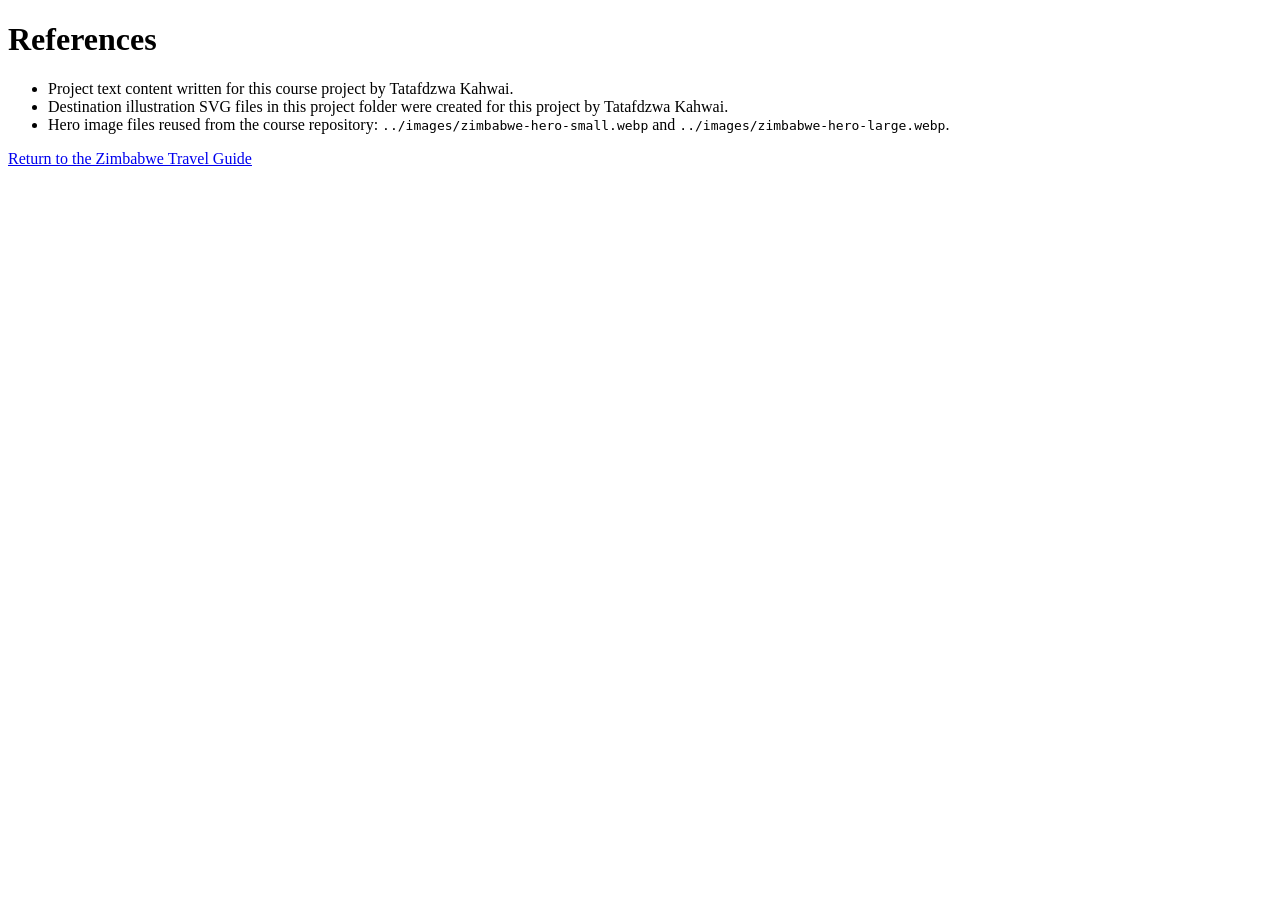
<file: final-project/references.html>
<!doctype html>
<html lang="en-US">
<head>
  <meta charset="UTF-8">
  <meta name="viewport" content="width=device-width, initial-scale=1.0">
  <title>Zimbabwe Travel Guide | References</title>
  <meta name="description" content="Reference list for the Zimbabwe Travel Guide project.">
  <meta name="author" content="Tatafdzwa Kahwai">
</head>
<body>
  <main>
    <h1>References</h1>
    <ul>
      <li>Project text content written for this course project by Tatafdzwa Kahwai.</li>
      <li>Destination illustration SVG files in this project folder were created for this project by Tatafdzwa Kahwai.</li>
      <li>Hero image files reused from the course repository: <code>../images/zimbabwe-hero-small.webp</code> and <code>../images/zimbabwe-hero-large.webp</code>.</li>
    </ul>
    <p><a href="index.html">Return to the Zimbabwe Travel Guide</a></p>
  </main>
</body>
</html>
</file>
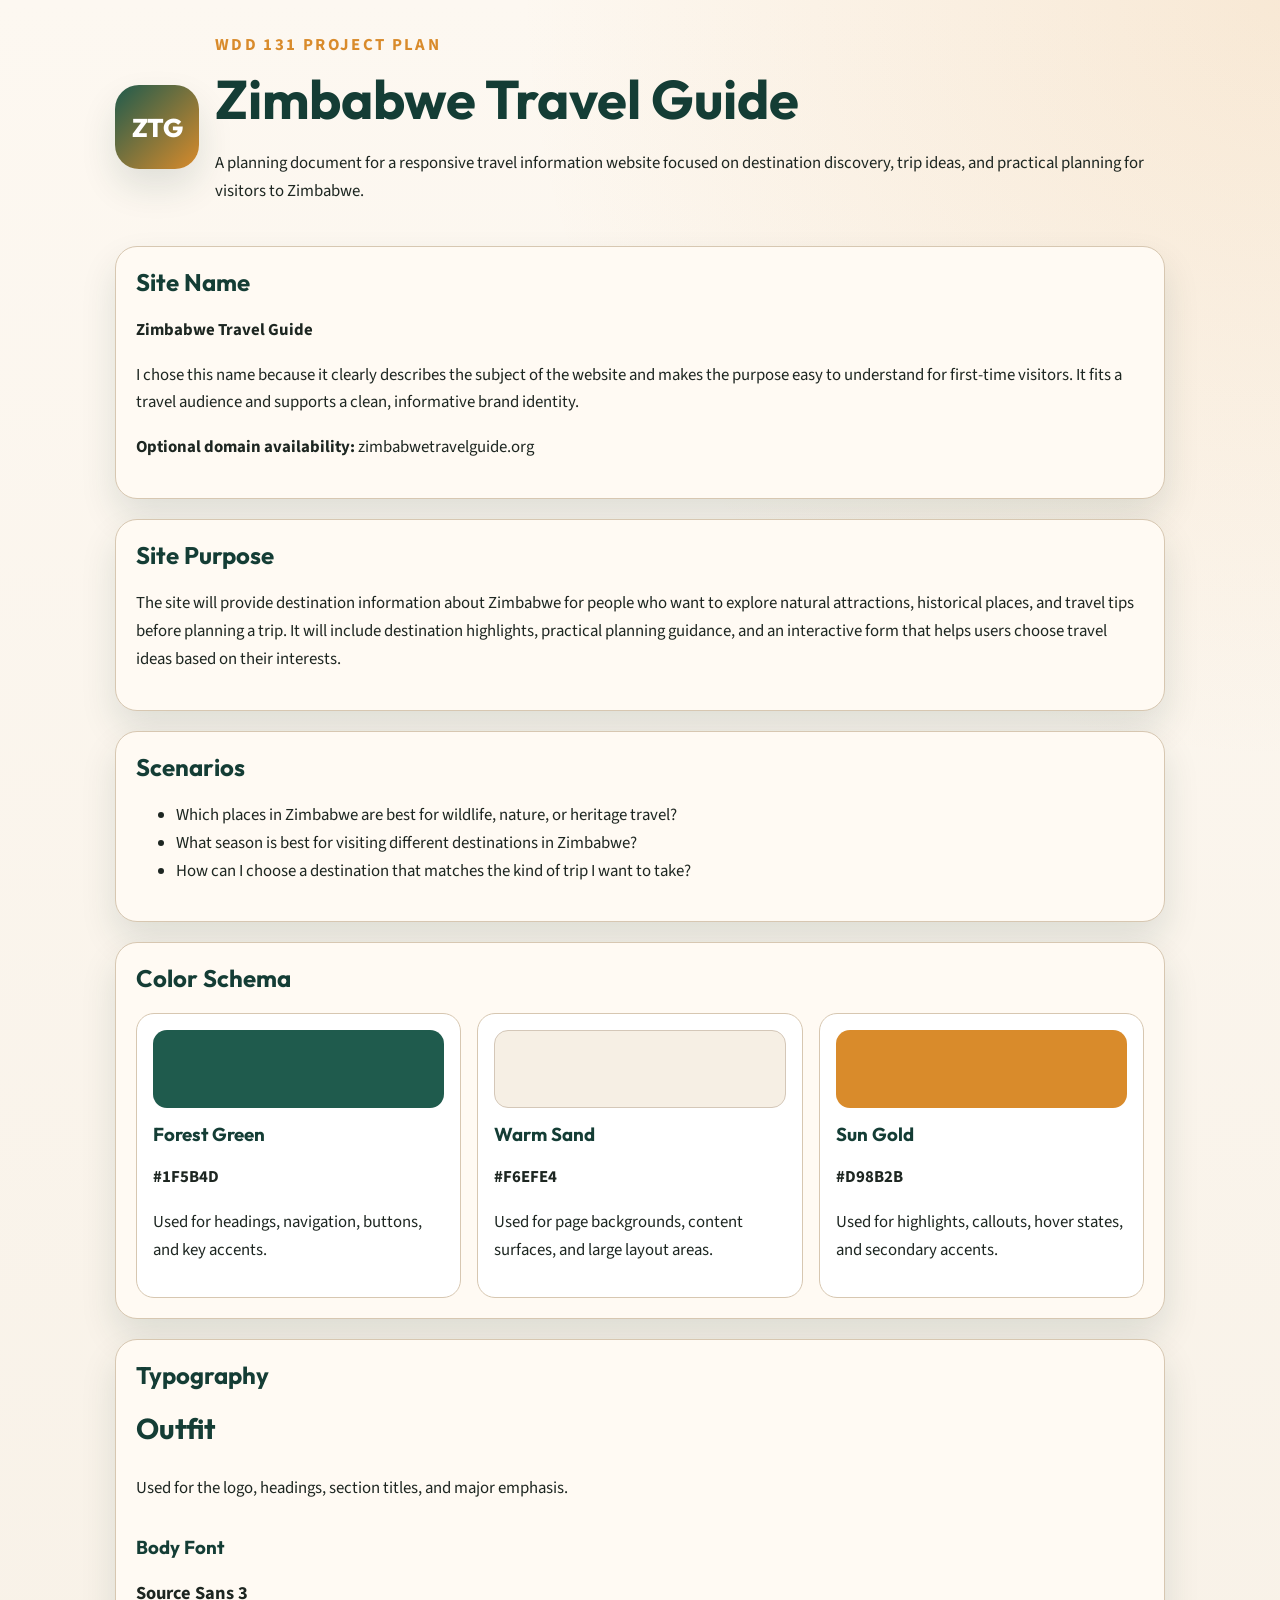
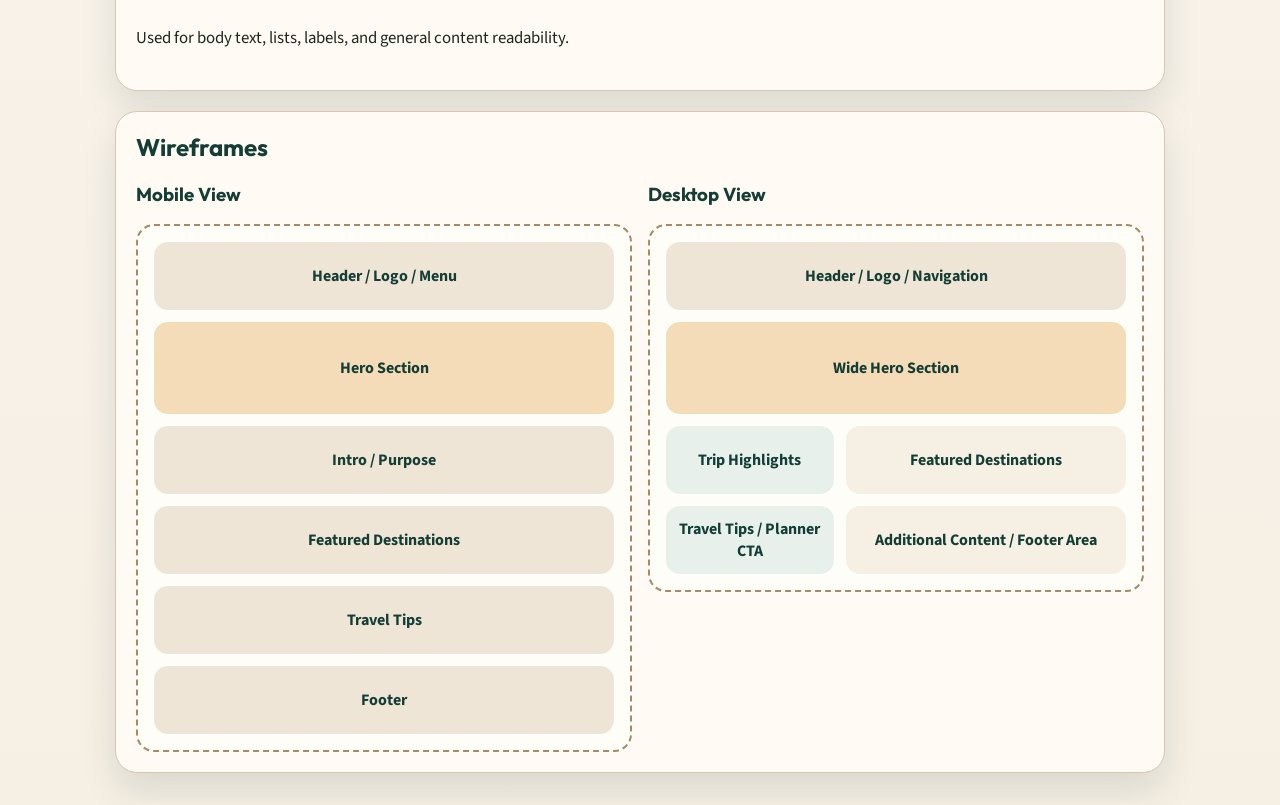
<file: project/siteplan.html>
<!doctype html>
<html lang="en-US">
<head>
  <meta charset="UTF-8">
  <meta name="viewport" content="width=device-width, initial-scale=1.0">
  <title>Zimbabwe Travel Guide | Site Plan</title>
  <meta
    name="description"
    content="Website planning document for the Zimbabwe Travel Guide project in WDD 131."
  >
  <meta name="author" content="Tatafdzwa Kahwai">
  <link rel="preconnect" href="https://fonts.googleapis.com">
  <link rel="preconnect" href="https://fonts.gstatic.com" crossorigin>
  <link
    href="https://fonts.googleapis.com/css2?family=Outfit:wght@500;700;800&family=Source+Sans+3:wght@400;600;700&display=swap"
    rel="stylesheet"
  >
  <link rel="stylesheet" href="styles/siteplan.css">
</head>
<body>
  <header class="hero">
    <div class="logo-mark" aria-hidden="true">ZTG</div>
    <div>
      <p class="eyebrow">WDD 131 Project Plan</p>
      <h1>Zimbabwe Travel Guide</h1>
      <p class="lead">
        A planning document for a responsive travel information website focused on destination
        discovery, trip ideas, and practical planning for visitors to Zimbabwe.
      </p>
    </div>
  </header>

  <main>
    <section class="card">
      <h2>Site Name</h2>
      <p><strong>Zimbabwe Travel Guide</strong></p>
      <p>
        I chose this name because it clearly describes the subject of the website and makes the
        purpose easy to understand for first-time visitors. It fits a travel audience and supports
        a clean, informative brand identity.
      </p>
      <p><strong>Optional domain availability:</strong> zimbabwetravelguide.org</p>
    </section>

    <section class="card">
      <h2>Site Purpose</h2>
      <p>
        The site will provide destination information about Zimbabwe for people who want to explore
        natural attractions, historical places, and travel tips before planning a trip. It will
        include destination highlights, practical planning guidance, and an interactive form that
        helps users choose travel ideas based on their interests.
      </p>
    </section>

    <section class="card">
      <h2>Scenarios</h2>
      <ul>
        <li>Which places in Zimbabwe are best for wildlife, nature, or heritage travel?</li>
        <li>What season is best for visiting different destinations in Zimbabwe?</li>
        <li>How can I choose a destination that matches the kind of trip I want to take?</li>
      </ul>
    </section>

    <section class="card">
      <h2>Color Schema</h2>
      <div class="palette">
        <article class="swatch">
          <div class="swatch-color forest"></div>
          <h3>Forest Green</h3>
          <p><code>#1F5B4D</code></p>
          <p>Used for headings, navigation, buttons, and key accents.</p>
        </article>
        <article class="swatch">
          <div class="swatch-color sand"></div>
          <h3>Warm Sand</h3>
          <p><code>#F6EFE4</code></p>
          <p>Used for page backgrounds, content surfaces, and large layout areas.</p>
        </article>
        <article class="swatch">
          <div class="swatch-color sun"></div>
          <h3>Sun Gold</h3>
          <p><code>#D98B2B</code></p>
          <p>Used for highlights, callouts, hover states, and secondary accents.</p>
        </article>
      </div>
    </section>

    <section class="card">
      <h2>Typography</h2>
      <div class="type-grid">
        <article>
          <h3 class="sample-heading">Outfit</h3>
          <p>Used for the logo, headings, section titles, and major emphasis.</p>
        </article>
        <article>
          <h3>Body Font</h3>
          <p class="sample-body">Source Sans 3</p>
          <p>Used for body text, lists, labels, and general content readability.</p>
        </article>
      </div>
    </section>

    <section class="card">
      <h2>Wireframes</h2>
      <div class="wireframe-grid">
        <article>
          <h3>Mobile View</h3>
          <div class="wireframe mobile-wireframe">
            <div class="wf-header">Header / Logo / Menu</div>
            <div class="wf-hero">Hero Section</div>
            <div class="wf-block">Intro / Purpose</div>
            <div class="wf-block">Featured Destinations</div>
            <div class="wf-block">Travel Tips</div>
            <div class="wf-block">Footer</div>
          </div>
        </article>
        <article>
          <h3>Desktop View</h3>
          <div class="wireframe desktop-wireframe">
            <div class="wf-header wf-span">Header / Logo / Navigation</div>
            <div class="wf-hero wf-span">Wide Hero Section</div>
            <div class="wf-sidebar">Trip Highlights</div>
            <div class="wf-main">Featured Destinations</div>
            <div class="wf-sidebar">Travel Tips / Planner CTA</div>
            <div class="wf-main">Additional Content / Footer Area</div>
          </div>
        </article>
      </div>
    </section>
  </main>
</body>
</html>
</file>
<file: styles/base.css>
:root {
  --page-bg: #f6f1e8;
  --surface: #fffdf9;
  --surface-alt: #f1e8da;
  --ink: #1f2a30;
  --heading: #133c55;
  --accent: #2f6b5f;
  --accent-dark: #214e45;
  --border: #d8cbb8;
  --shadow: 0 18px 40px rgba(31, 42, 48, 0.08);
}

* {
  box-sizing: border-box;
}

body {
  margin: 0;
  font-family: "Source Sans 3", Arial, sans-serif;
  color: var(--ink);
  background:
    radial-gradient(circle at top, rgba(47, 107, 95, 0.16), transparent 28%),
    linear-gradient(180deg, #fbf8f2 0%, var(--page-bg) 100%);
}

img {
  display: block;
  max-width: 100%;
  height: auto;
}

a {
  color: #0f4c81;
}

header {
  background: linear-gradient(135deg, #133c55, #1f5f72);
  color: #fff;
  box-shadow: 0 6px 18px rgba(19, 60, 85, 0.24);
}

#course-title {
  display: block;
  padding: 1.5rem 1rem 1rem;
  text-align: center;
  font-family: "Outfit", Arial, sans-serif;
  font-size: clamp(1.5rem, 3vw, 2.2rem);
  font-weight: 600;
  letter-spacing: 0.03em;
}

nav {
  display: flex;
  flex-wrap: wrap;
  justify-content: center;
  background: rgba(16, 21, 24, 0.82);
}

nav a {
  padding: 1rem 1.5rem;
  color: #fff;
  text-decoration: none;
  font-weight: 600;
  transition: background-color 0.2s ease, color 0.2s ease, transform 0.2s ease;
}

nav a:hover,
nav a:focus-visible {
  background-color: #f1e8da;
  color: #133c55;
  outline: none;
  transform: translateY(-2px);
}

h1,
h2,
h3 {
  font-family: "Outfit", Arial, sans-serif;
  margin-top: 0;
}

h1 {
  margin-bottom: 1.5rem;
  text-align: center;
  font-size: clamp(2rem, 4vw, 3rem);
  color: var(--heading);
}

main {
  width: min(1100px, calc(100% - 2rem));
  margin: 2rem auto;
  display: grid;
  grid-template-columns: 2fr 1fr;
  gap: 1.5rem;
}

main > h1 {
  grid-column: 1 / -1;
}

.card {
  overflow: hidden;
  background: var(--surface);
  border: 1px solid var(--border);
  border-radius: 18px;
  box-shadow: var(--shadow);
}

.card h2 {
  margin: 0;
  padding: 1rem 1.25rem;
  text-align: center;
  color: #fff;
  background: linear-gradient(135deg, var(--accent-dark), var(--accent));
}

.about-content,
.location-content,
.resource-list {
  padding: 1.25rem;
}

.about-content {
  display: grid;
  grid-template-columns: 2fr minmax(180px, 240px);
  gap: 1.25rem;
  align-items: start;
}

.intro p,
.location-content p {
  margin: 0 0 1rem;
  font-size: 1.08rem;
  line-height: 1.6;
}

.about-content img {
  justify-self: center;
  border: 4px solid var(--surface-alt);
  border-radius: 16px;
  box-shadow: 0 12px 30px rgba(19, 60, 85, 0.12);
}

.location {
  padding: 0 1.25rem 1.25rem;
}

.location h3 {
  margin-bottom: 1rem;
  text-align: center;
  color: var(--heading);
}

.location-content {
  display: grid;
  grid-template-columns: minmax(180px, 220px) 1fr;
  gap: 1.25rem;
  align-items: center;
  border-top: 1px solid var(--border);
}

figure {
  margin: 0;
}

figcaption {
  margin-top: 0.6rem;
  text-align: center;
  font-style: italic;
  color: #5e5a53;
}

.resources-card {
  align-self: start;
}

.resource-list {
  margin: 0;
  padding-left: 2.4rem;
}

.resource-list li {
  margin-bottom: 0.85rem;
  font-size: 1.05rem;
}

footer {
  padding: 1.5rem 1rem;
  text-align: center;
  color: #fff;
  background: #133c55;
}

footer p {
  margin: 0.35rem 0;
}

#lastModified {
  color: #ffd166;
}

@media (max-width: 760px) {
  main {
    grid-template-columns: 1fr;
  }

  .about-content,
  .location-content {
    grid-template-columns: 1fr;
  }

  nav a {
    flex: 1 1 50%;
    text-align: center;
  }
}

@media (max-width: 520px) {
  nav a {
    flex-basis: 100%;
  }

  main {
    width: min(100% - 1rem, 1100px);
    margin: 1rem auto 1.5rem;
  }
}
</file>
<file: final-project/styles/site.css>
:root {
  --sand: #f6efe4;
  --sand-deep: #e9dcc8;
  --surface: #fffaf3;
  --surface-strong: #fff;
  --ink: #1f2722;
  --muted: #5a665d;
  --forest: #1f5b4d;
  --forest-dark: #143d35;
  --sun: #d98b2b;
  --sun-soft: #f3d7ae;
  --line: #d9c9b4;
  --shadow: 0 18px 38px rgba(20, 61, 53, 0.12);
  --radius: 22px;
}

* {
  box-sizing: border-box;
}

html {
  scroll-behavior: smooth;
}

body {
  margin: 0;
  font-family: "Source Sans 3", Arial, sans-serif;
  color: var(--ink);
  background:
    radial-gradient(circle at top right, rgba(217, 139, 43, 0.15), transparent 26%),
    linear-gradient(180deg, #fcf7ef 0%, var(--sand) 100%);
}

.skip-link {
  position: absolute;
  left: 1rem;
  top: -3rem;
  z-index: 30;
  padding: 0.75rem 1rem;
  border-radius: 999px;
  background: #fff;
  color: var(--forest-dark);
  text-decoration: none;
  font-weight: 700;
}

.skip-link:focus {
  top: 1rem;
}

img {
  display: block;
  max-width: 100%;
  height: auto;
  border-radius: 18px;
}

a {
  color: var(--forest-dark);
}

a:focus-visible,
button:focus-visible,
input:focus-visible,
select:focus-visible {
  outline: 3px solid #102e29;
  outline-offset: 3px;
}

.site-header {
  position: sticky;
  top: 0;
  z-index: 20;
  background: rgba(20, 61, 53, 0.96);
  color: #fff;
  box-shadow: 0 10px 24px rgba(20, 61, 53, 0.18);
}

.brand-bar,
.site-nav,
main,
.site-footer {
  width: min(1120px, calc(100% - 1.5rem));
  margin: 0 auto;
}

.brand-bar {
  display: flex;
  align-items: center;
  justify-content: space-between;
  padding: 1rem 0;
}

.brand {
  color: #fff;
  text-decoration: none;
  font-family: "Outfit", Arial, sans-serif;
  font-size: clamp(1.3rem, 3vw, 1.8rem);
  font-weight: 800;
  letter-spacing: 0.02em;
}

.menu-button {
  display: none;
  border: 1px solid rgba(255, 255, 255, 0.35);
  border-radius: 999px;
  background: transparent;
  color: #fff;
  padding: 0.65rem 1rem;
  font: inherit;
}

.site-nav {
  display: flex;
  gap: 0.65rem;
  padding-bottom: 1rem;
}

.site-nav a {
  color: #fff;
  text-decoration: none;
  padding: 0.7rem 1rem;
  border-radius: 999px;
  transition: background-color 0.2s ease, color 0.2s ease, transform 0.2s ease;
}

.site-nav a:hover,
.site-nav a:focus-visible,
.site-nav a[aria-current="page"] {
  background: var(--sun-soft);
  color: var(--forest-dark);
  transform: translateY(-1px);
}

main {
  padding: 1.5rem 0 3rem;
}

h1,
h2,
h3,
legend {
  font-family: "Outfit", Arial, sans-serif;
}

h1,
h2,
h3,
p {
  margin-top: 0;
}

.hero,
.intro-grid,
.section-heading,
.checklist,
.page-banner,
.filter-panel,
.planner-layout {
  margin-bottom: 1.5rem;
}

.hero,
.panel,
.card {
  background: var(--surface);
  border: 1px solid var(--line);
  box-shadow: var(--shadow);
}

.hero {
  display: grid;
  grid-template-columns: 1.15fr 1fr;
  gap: 1.25rem;
  padding: 1.25rem;
  border-radius: calc(var(--radius) + 8px);
  overflow: hidden;
}

.hero-copy {
  align-self: center;
  padding: 1rem;
}

.hero-copy h1,
.page-banner h1 {
  font-size: clamp(2.1rem, 5vw, 4rem);
  line-height: 1.05;
  margin-bottom: 1rem;
}

.hero-copy p,
.page-banner p,
.panel p,
.card p,
.trip-form label,
.trip-form legend {
  font-size: 1.05rem;
  line-height: 1.65;
}

.hero-media img {
  width: 100%;
  height: 100%;
  object-fit: cover;
  min-height: 340px;
}

.eyebrow {
  margin-bottom: 0.6rem;
  text-transform: uppercase;
  letter-spacing: 0.13em;
  font-weight: 700;
  color: var(--sun);
}

.button,
.text-link {
  display: inline-flex;
  align-items: center;
  justify-content: center;
  text-decoration: none;
  font-weight: 700;
}

.hero-actions {
  display: flex;
  flex-wrap: wrap;
  gap: 0.85rem;
  margin-top: 1.5rem;
}

.button {
  border: none;
  border-radius: 999px;
  background: var(--forest);
  color: #fff;
  padding: 0.85rem 1.25rem;
  cursor: pointer;
}

.button-secondary {
  background: var(--sun);
  color: #2f1f0b;
}

.intro-grid,
.planner-layout {
  display: grid;
  grid-template-columns: repeat(2, minmax(0, 1fr));
  gap: 1.25rem;
}

.panel,
.page-banner {
  border-radius: var(--radius);
  padding: 1.25rem;
}

.page-banner {
  background: linear-gradient(135deg, #f8efdf, #fffaf2);
  border: 1px solid var(--line);
  box-shadow: var(--shadow);
}

.feature-list {
  margin: 0;
  padding-left: 1.3rem;
  line-height: 1.75;
}

.callout {
  margin: 1rem 0 0;
  padding: 0.9rem 1rem;
  border-left: 4px solid var(--sun);
  background: #fff2dd;
  border-radius: 10px;
}

.section-heading {
  display: flex;
  align-items: end;
  justify-content: space-between;
  gap: 1rem;
}

.text-link {
  color: var(--forest);
}

.card-grid {
  display: grid;
  grid-template-columns: repeat(auto-fit, minmax(240px, 1fr));
  gap: 1.25rem;
}

.card {
  border-radius: var(--radius);
  overflow: hidden;
}

.card-image {
  width: 100%;
  aspect-ratio: 4 / 3;
  object-fit: cover;
  border-radius: 0;
}

.card-content {
  padding: 1rem 1.1rem 1.2rem;
}

.tag-row,
.meta-row {
  display: flex;
  flex-wrap: wrap;
  gap: 0.5rem;
  margin-bottom: 0.9rem;
}

.tag {
  display: inline-block;
  border-radius: 999px;
  background: #e3efe8;
  color: var(--forest-dark);
  padding: 0.4rem 0.8rem;
  font-size: 0.9rem;
  font-weight: 700;
}

.meta {
  color: var(--muted);
  font-size: 0.95rem;
}

.favorite-button {
  width: 100%;
  margin-top: 0.8rem;
}

.checklist-grid {
  display: grid;
  grid-template-columns: repeat(3, minmax(0, 1fr));
  gap: 1rem;
}

.filter-form,
.trip-form {
  display: grid;
  gap: 1rem;
}

.filter-form {
  grid-template-columns: repeat(3, minmax(0, 1fr));
}

.trip-form input[type="text"],
.trip-form select,
.filter-form select {
  width: 100%;
  margin-top: 0.35rem;
  padding: 0.8rem 0.9rem;
  border: 1px solid #bda991;
  border-radius: 12px;
  background: #fff;
  font: inherit;
}

fieldset {
  margin: 0;
  padding: 1rem;
  border: 1px solid #ccb9a6;
  border-radius: 16px;
}

fieldset label {
  display: block;
  margin-bottom: 0.6rem;
}

.checkbox-row {
  display: flex;
  gap: 0.7rem;
  align-items: center;
}

.form-note {
  margin: -0.25rem 0 0;
  color: var(--muted);
}

.planner-output {
  min-height: 250px;
}

.planner-output article {
  padding: 1rem;
  background: #fffbf4;
  border: 1px solid #ead7c3;
  border-radius: 18px;
}

.site-footer {
  padding: 1.5rem 0 2rem;
  text-align: center;
  color: #fff;
}

.site-footer a {
  color: #ffe4bc;
}

.site-footer::before {
  content: "";
  display: block;
  margin-bottom: 1.25rem;
  border-top: 1px solid rgba(255, 255, 255, 0.12);
}

.site-footer p {
  margin: 0.35rem 0;
}

body > .site-footer {
  background: linear-gradient(180deg, #183c35, #102923);
  width: 100%;
  padding-left: max(0.75rem, calc((100vw - 1120px) / 2));
  padding-right: max(0.75rem, calc((100vw - 1120px) / 2));
}

@media (max-width: 860px) {
  .hero,
  .intro-grid,
  .planner-layout,
  .checklist-grid,
  .filter-form {
    grid-template-columns: 1fr;
  }

  .section-heading {
    align-items: start;
    flex-direction: column;
  }
}

@media (max-width: 720px) {
  .menu-button {
    display: inline-flex;
  }

  .site-nav {
    display: none;
    flex-direction: column;
    padding-bottom: 1rem;
  }

  .site-nav.open {
    display: flex;
  }

  .site-nav a {
    width: 100%;
    text-align: center;
  }
}

@media (max-width: 540px) {
  .brand-bar,
  .site-nav,
  main,
  .site-footer {
    width: min(100% - 1rem, 1120px);
  }

  .hero,
  .panel,
  .page-banner,
  .card-content {
    padding-left: 1rem;
    padding-right: 1rem;
  }
}
</file>
<file: styles/form.css>
:root {
  --plum: #3d0836;
  --plum-soft: #cfc6ce;
  --plum-deep: #280324;
  --surface: #f6f2f5;
  --white: #ffffff;
  --ink: #1d1720;
  --accent: #7b2cbf;
  --line: #bbaebc;
  --shadow: 0 16px 34px rgba(40, 3, 36, 0.12);
}

* {
  box-sizing: border-box;
}

body.review-page {
  margin: 0;
  min-height: 100vh;
  font-family: "Source Sans 3", Arial, sans-serif;
  color: var(--ink);
  background:
    radial-gradient(circle at top, rgba(123, 44, 191, 0.12), transparent 22%),
    linear-gradient(180deg, #fbf8fb 0%, #efe7ef 100%);
}

h1,
h2,
legend,
label {
  font-family: "Outfit", Arial, sans-serif;
}

.review-header,
.review-shell,
.review-footer {
  width: min(640px, calc(100% - 1rem));
  margin: 0 auto;
}

.review-header {
  margin-top: 0.5rem;
  padding: 1rem;
  text-align: center;
  background: var(--plum);
  color: var(--white);
}

.review-shell {
  margin-top: 0.6rem;
  margin-bottom: 0.8rem;
}

.review-form {
  padding: 1rem;
  background: var(--plum-soft);
  border-radius: 6px;
  box-shadow: var(--shadow);
}

.field-group,
fieldset {
  margin: 0 0 1.35rem;
  padding: 0;
  border: 0;
}

label,
legend {
  display: block;
  margin-bottom: 0.45rem;
  font-size: 1rem;
  font-weight: 700;
}

label span,
.helper,
.confirmation-list dt {
  color: #2d3688;
}

.required {
  color: #8b0000;
}

.sr-only {
  position: absolute;
  width: 1px;
  height: 1px;
  padding: 0;
  margin: -1px;
  overflow: hidden;
  clip: rect(0, 0, 0, 0);
  white-space: nowrap;
  border: 0;
}

select,
input[type="date"],
input[type="text"],
textarea {
  width: 100%;
  border: 1px solid var(--line);
  background: var(--white);
  padding: 0.85rem 0.9rem;
  font: inherit;
}

textarea {
  resize: vertical;
}

.rating-options {
  display: grid;
  grid-template-columns: repeat(5, minmax(0, 1fr));
  gap: 0.5rem;
}

.rating-choice {
  display: grid;
  justify-items: center;
  gap: 0.35rem;
}

.rating-options label {
  display: block;
  margin-bottom: 0;
  text-align: center;
  cursor: pointer;
  font-size: 0.9rem;
}

.stars {
  font-size: 1rem;
  letter-spacing: 0.1em;
  color: #2a232a;
}

.checkbox-list {
  display: grid;
  gap: 0.5rem;
}

.checkbox-list label {
  display: flex;
  align-items: center;
  gap: 0.55rem;
  font-family: "Source Sans 3", Arial, sans-serif;
  font-weight: 600;
}

input[type="checkbox"],
input[type="radio"] {
  width: 1.2rem;
  height: 1.2rem;
  margin: 0;
}

.submit-button {
  display: inline-flex;
  align-items: center;
  justify-content: center;
  width: 100%;
  padding: 0.9rem 1rem;
  border: 1px solid #8f858f;
  background: #f4f1f4;
  color: #251e24;
  font-family: "Outfit", Arial, sans-serif;
  font-size: 1.35rem;
  font-weight: 700;
  text-decoration: none;
  cursor: pointer;
}

.submit-button:hover,
.submit-button:focus-visible {
  background: #e8dde7;
}

.review-footer {
  padding: 1rem;
  text-align: center;
  background: var(--plum);
  color: var(--white);
}

.review-footer p {
  margin: 0.25rem 0;
}

.review-footer #lastModified {
  color: var(--white);
}

.confirmation-card h2 {
  margin-top: 0;
  color: var(--plum-deep);
}

.confirmation-list {
  display: grid;
  grid-template-columns: auto 1fr;
  gap: 0.5rem 0.9rem;
  margin: 1rem 0 1.25rem;
}

.confirmation-list dt {
  font-weight: 700;
}

.confirmation-list dd {
  margin: 0;
}

.review-count {
  margin-bottom: 1.25rem;
  font-size: 1.08rem;
}

.return-link {
  max-width: 280px;
}

@media (max-width: 520px) {
  .rating-options {
    gap: 0.35rem;
  }

  .stars {
    font-size: 1rem;
  }
}
</file>
<file: styles/place.css>
:root {
  --zim-green: #1d6d42;
  --zim-gold: #f0b323;
  --zim-red: #c4332e;
  --zim-ink: #152028;
  --zim-surface: #fffaf0;
  --zim-surface-strong: rgba(255, 250, 240, 0.96);
  --zim-border: #d9c59b;
  --zim-shadow: 0 18px 40px rgba(21, 32, 40, 0.18);
}

* {
  box-sizing: border-box;
}

body {
  margin: 0;
  font-family: "Source Sans 3", Arial, sans-serif;
  color: var(--zim-ink);
  background:
    linear-gradient(180deg, rgba(29, 109, 66, 0.12), transparent 14rem),
    #f6f1e6;
}

img {
  display: block;
  max-width: 100%;
  height: auto;
}

.page-header {
  padding: 1rem;
  text-align: center;
  color: #fff;
  background: linear-gradient(135deg, var(--zim-green), #0d3f27);
  border-bottom: 0.4rem solid var(--zim-gold);
}

.page-header h1 {
  margin: 0;
  font-family: "Outfit", Arial, sans-serif;
  font-size: clamp(2rem, 6vw, 3.5rem);
  font-weight: 800;
  letter-spacing: 0.04em;
  text-transform: uppercase;
}

main {
  padding-bottom: 2rem;
}

.hero picture,
.hero img {
  display: block;
  width: 100%;
}

.hero img {
  min-height: 240px;
  object-fit: cover;
}

.content-grid {
  width: min(100% - 1.5rem, 1100px);
  margin: 0 auto;
  padding-top: 1rem;
}

.info-card {
  margin-bottom: 1rem;
  padding: 1.25rem;
  background: var(--zim-surface-strong);
  border: 1px solid var(--zim-border);
  border-radius: 1rem;
  box-shadow: var(--zim-shadow);
}

.info-card h2 {
  margin: 0 0 1rem;
  font-family: "Outfit", Arial, sans-serif;
  font-size: 1.5rem;
  color: #0d3f27;
  text-align: center;
}

.weather-icon {
  margin: 0 auto 0.75rem;
}

dl {
  margin: 0;
}

dl div {
  display: grid;
  grid-template-columns: 7rem 1fr;
  gap: 0.35rem 0.75rem;
  padding: 0.4rem 0;
  border-bottom: 1px solid rgba(21, 32, 40, 0.08);
}

dl div:last-child {
  border-bottom: 0;
}

dt {
  font-weight: 700;
  text-align: right;
}

dd {
  margin: 0;
}

footer {
  padding: 1.25rem 1rem;
  text-align: center;
  color: #fff;
  background: #111111;
}

footer p {
  margin: 0.35rem 0;
}

#lastModified {
  color: #ffd36a;
}
</file>
<file: styles/place-large.css>
@media (min-width: 800px) {
  main {
    position: relative;
    padding-bottom: 3rem;
  }

  .hero {
    position: relative;
  }

  .hero::after {
    content: "";
    position: absolute;
    inset: 0;
    background: linear-gradient(90deg, rgba(7, 26, 16, 0.34), rgba(7, 26, 16, 0.08));
    pointer-events: none;
  }

  .hero img {
    min-height: 620px;
  }

  .content-grid {
    position: absolute;
    inset: 2.5rem 0 auto;
    width: min(100% - 3rem, 1180px);
    padding-top: 0;
    pointer-events: none;
  }

  .info-card {
    max-width: 310px;
    pointer-events: auto;
  }

  .data-card {
    margin-bottom: 0;
  }

  .weather-card {
    margin: 6rem 0 0 auto;
  }

  .weather-card h2::after {
    content: " \26C5";
  }

  .weather-icon {
    display: none;
  }
}
</file>
<file: styles/temples.css>
.temple-page {
  --album-purple: #4f147b;
  --album-purple-dark: #3e0f63;
  --album-text: #151515;
  --album-caption: #5b1d83;
  background: #ffffff;
  color: var(--album-text);
}

.page-header {
  width: min(1100px, calc(100% - 1rem));
  margin: 0.5rem auto 0;
  background: var(--album-purple);
  box-shadow: none;
}

.header-top {
  display: flex;
  align-items: center;
  justify-content: space-between;
  padding: 0.85rem 0.85rem 0.8rem;
}

.site-title {
  color: #ffffff;
  font-family: "Outfit", Arial, sans-serif;
  font-size: 1.8rem;
  font-weight: 700;
  letter-spacing: 0;
}

.nav-toggle {
  width: auto;
  height: auto;
  padding: 0;
  border: 0;
  border-radius: 0;
  background: transparent;
  color: #ffffff;
  font-size: 2rem;
  line-height: 1;
  box-shadow: none;
}

.nav-toggle:hover,
.nav-toggle:focus-visible {
  background: transparent;
  transform: none;
}

.primary-nav {
  display: none;
  flex-direction: column;
  align-items: center;
  gap: 0;
  padding: 0 0 0.75rem;
  background: var(--album-purple);
  border-bottom: none;
}

.primary-nav.open {
  display: flex;
}

.nav-link {
  width: 100%;
  padding: 0.7rem 1rem;
  border-radius: 0;
  background: transparent;
  color: #ffffff;
  text-align: center;
  text-decoration: none;
  font-size: 1rem;
  font-weight: 600;
  transition: background-color 0.2s ease, color 0.2s ease;
}

.nav-link:hover,
.nav-link:focus-visible {
  background: var(--album-purple-dark);
  color: #ffffff;
  transform: none;
  outline: none;
}

.temple-page main {
  width: min(1100px, calc(100% - 2rem));
  margin: 1.75rem auto 2.5rem;
  display: block;
}

.temple-page h1 {
  margin: 0 0 1.25rem;
  color: #111111;
  text-align: center;
  font-family: "Outfit", Arial, sans-serif;
  font-size: 1.8rem;
  font-weight: 700;
}

.gallery {
  display: grid;
  grid-template-columns: 1fr;
  justify-items: center;
  gap: 1.75rem;
}

.gallery figure {
  width: 100%;
  max-width: 320px;
  margin: 0;
  background: transparent;
  border: 0;
  border-radius: 0;
  box-shadow: none;
  overflow: visible;
}

.gallery img {
  width: 100%;
  aspect-ratio: 320 / 220;
  object-fit: cover;
}

.gallery figcaption {
  margin-top: 0.35rem;
  padding: 0;
  background: transparent;
  color: var(--album-caption);
  text-align: center;
  font-size: 0.95rem;
  font-style: normal;
  font-weight: 400;
}

.temple-page footer {
  width: min(1100px, calc(100% - 1rem));
  margin: 0 auto 1rem;
  padding: 0.6rem 1rem;
  background: var(--album-purple);
  color: #ffffff;
}

.temple-page footer p {
  margin: 0.12rem 0;
  font-size: 0.72rem;
  line-height: 1.2;
}

.temple-page #lastModified {
  color: #f4d8ff;
}
</file>
<file: styles/temples-large.css>
@media (min-width: 720px) {
  .page-header {
    display: flex;
    align-items: center;
    justify-content: space-between;
    padding: 0 0.9rem;
  }

  .header-top {
    flex: 0 0 auto;
    padding: 0.85rem 0;
  }

  .site-title {
    font-size: 1.5rem;
  }

  .nav-toggle {
    display: none;
  }

  .primary-nav {
    display: flex !important;
    flex-direction: row;
    align-items: center;
    justify-content: flex-end;
    gap: 0.35rem;
    padding: 0;
    background: transparent;
  }

  .nav-link {
    width: auto;
    padding: 0.5rem 0.85rem;
    font-size: 0.95rem;
  }

  main {
    margin-top: 1rem;
  }

  h1 {
    margin-bottom: 1rem;
    font-size: 1.35rem;
  }

  .gallery {
    grid-template-columns: repeat(3, minmax(0, 1fr));
    gap: 1.4rem 1.1rem;
  }

  .gallery figure {
    max-width: 260px;
  }

  .gallery figcaption {
    font-size: 0.72rem;
  }
}
</file>
<file: project/styles/siteplan.css>
:root {
  --forest: #1f5b4d;
  --forest-dark: #143d35;
  --sand: #f6efe4;
  --surface: #fffaf3;
  --sun: #d98b2b;
  --line: #d7c7b1;
  --ink: #1d2621;
  --shadow: 0 18px 36px rgba(20, 61, 53, 0.12);
}

* {
  box-sizing: border-box;
}

body {
  margin: 0;
  font-family: "Source Sans 3", Arial, sans-serif;
  color: var(--ink);
  background:
    radial-gradient(circle at top right, rgba(217, 139, 43, 0.14), transparent 28%),
    linear-gradient(180deg, #fdf8f1 0%, var(--sand) 100%);
}

main,
.hero {
  width: min(1050px, calc(100% - 1.5rem));
  margin: 0 auto;
}

.hero {
  display: grid;
  grid-template-columns: auto 1fr;
  gap: 1rem;
  align-items: center;
  padding: 2rem 0 1.5rem;
}

.logo-mark {
  display: grid;
  place-items: center;
  width: 84px;
  height: 84px;
  border-radius: 24px;
  background: linear-gradient(135deg, var(--forest), var(--sun));
  color: #fff;
  font-family: "Outfit", Arial, sans-serif;
  font-size: 1.6rem;
  font-weight: 800;
  box-shadow: var(--shadow);
}

.eyebrow {
  margin: 0 0 0.35rem;
  color: var(--sun);
  text-transform: uppercase;
  letter-spacing: 0.14em;
  font-weight: 700;
}

h1,
h2,
h3 {
  margin-top: 0;
  font-family: "Outfit", Arial, sans-serif;
  color: var(--forest-dark);
}

h1 {
  margin-bottom: 0.75rem;
  font-size: clamp(2rem, 5vw, 3.4rem);
}

.lead,
p,
li {
  font-size: 1.05rem;
  line-height: 1.65;
}

main {
  display: grid;
  gap: 1.25rem;
  padding-bottom: 2rem;
}

.card {
  padding: 1.25rem;
  background: var(--surface);
  border: 1px solid var(--line);
  border-radius: 22px;
  box-shadow: var(--shadow);
}

.palette,
.type-grid,
.wireframe-grid {
  display: grid;
  gap: 1rem;
}

.palette {
  grid-template-columns: repeat(auto-fit, minmax(210px, 1fr));
}

.swatch {
  padding: 1rem;
  border: 1px solid var(--line);
  border-radius: 18px;
  background: #fff;
}

.swatch-color {
  height: 78px;
  border-radius: 14px;
  margin-bottom: 0.85rem;
}

.forest {
  background: #1f5b4d;
}

.sand {
  background: #f6efe4;
  border: 1px solid #d4c7b8;
}

.sun {
  background: #d98b2b;
}

.sample-heading {
  font-size: 1.8rem;
}

.sample-body {
  margin-bottom: 0.5rem;
  font-size: 1.15rem;
  font-weight: 700;
}

.wireframe-grid {
  grid-template-columns: repeat(auto-fit, minmax(260px, 1fr));
}

.wireframe {
  display: grid;
  gap: 0.75rem;
  padding: 1rem;
  border: 2px dashed #a88a68;
  border-radius: 18px;
  background: #fffdf8;
}

.mobile-wireframe {
  grid-template-columns: 1fr;
}

.desktop-wireframe {
  grid-template-columns: 0.9fr 1.5fr;
}

.wf-header,
.wf-hero,
.wf-block,
.wf-sidebar,
.wf-main {
  display: grid;
  place-items: center;
  min-height: 68px;
  padding: 0.75rem;
  border-radius: 14px;
  text-align: center;
  font-weight: 700;
  color: var(--forest-dark);
  background: #efe5d7;
}

.wf-hero {
  min-height: 92px;
  background: #f4dcb8;
}

.wf-span {
  grid-column: 1 / -1;
}

.wf-sidebar {
  background: #e7f0eb;
}

.wf-main {
  background: #f6efe4;
}

code {
  font-family: "Source Sans 3", Arial, sans-serif;
  font-weight: 700;
}

@media (max-width: 640px) {
  .hero {
    grid-template-columns: 1fr;
    text-align: center;
  }

  .logo-mark {
    margin: 0 auto;
  }
}
</file>
